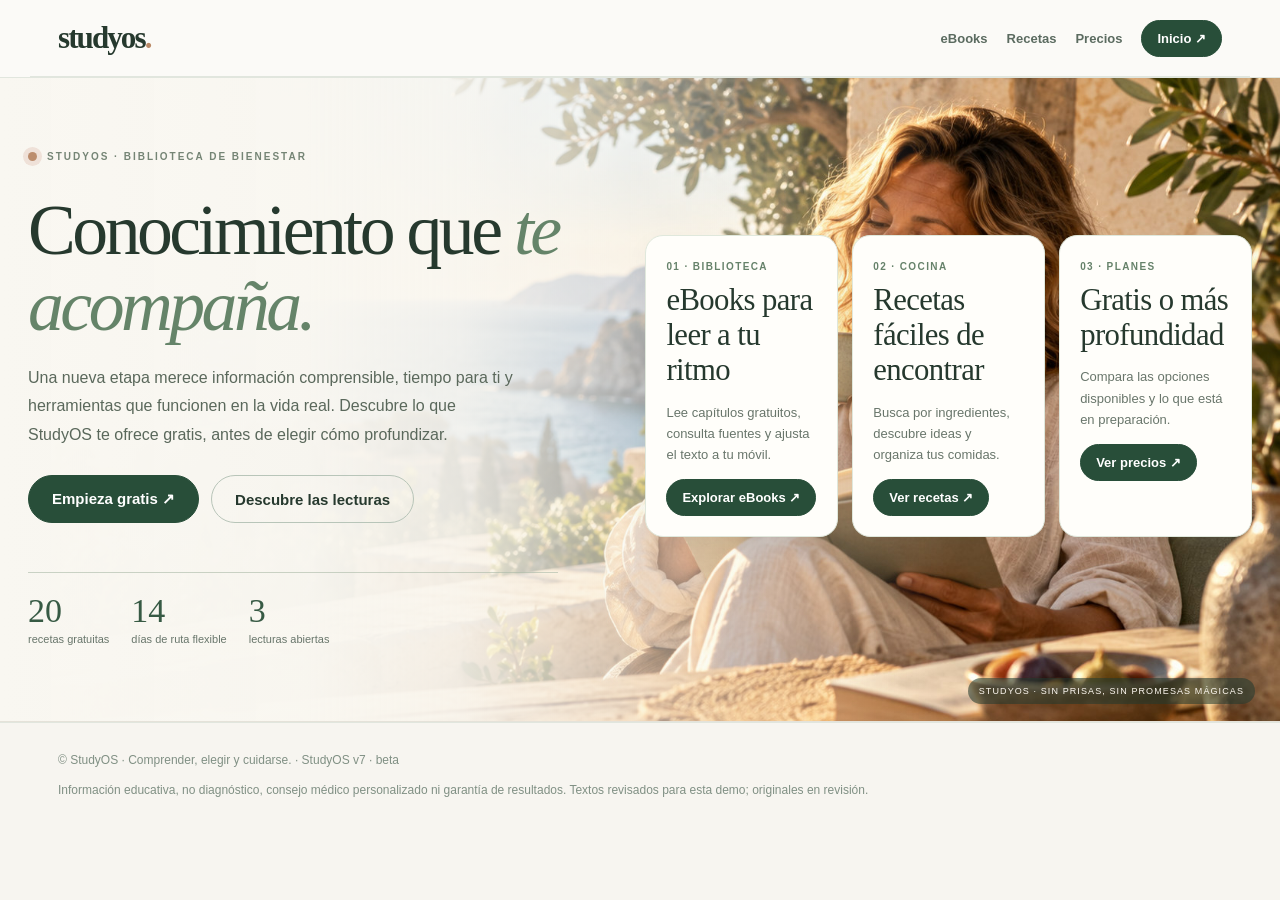
<file: index.html>
<!DOCTYPE html>

<html lang="es">
<head>
<meta charset="utf-8"/>
<meta content="width=device-width, initial-scale=1, viewport-fit=cover" name="viewport"/>
<meta content="#f7f5f0" name="theme-color"/>
<script>document.documentElement.classList.add("view-"+(["ebooks","recetas","precios"].includes(new URLSearchParams(location.search).get("vista"))?new URLSearchParams(location.search).get("vista"):"home"));</script>
<meta content="StudyOS: guía gratuita de 14 días, lecturas de bienestar basadas en fuentes, 20 recetas y planificador semanal." name="description"/>
<title>StudyOS — Tu bienestar, con conocimiento y herramientas</title>
<style>
:root{--ink:#22382e;--green:#315640;--green2:#567761;--sage:#8ea792;--cream:#f8f7f2;--paper:#fffefb;--mist:#eff2ea;--line:#e1e6de;--muted:#6b776d;--shadow:0 14px 35px rgba(31,54,40,.075);--orange:#c9845b}
*{box-sizing:border-box}html{scroll-behavior:smooth;scroll-padding-top:90px}body{margin:0;background:var(--cream);color:var(--ink);font-family:Inter,-apple-system,BlinkMacSystemFont,'Segoe UI',sans-serif;font-size:15px}button,input,select{font:inherit}button{cursor:pointer}button:disabled{cursor:not-allowed;opacity:.55}a{text-decoration:none;color:inherit}img{display:block;max-width:100%}h1,h2,h3,h4,p{overflow-wrap:break-word}h1,h2,.serif{font-family:Georgia,'Times New Roman',serif;font-weight:400}h2{font-size:clamp(32px,3.8vw,53px);letter-spacing:-1.4px;line-height:1.12;margin:13px 0 14px}.wrap{max-width:1220px;margin:auto;padding:0 28px}.eyebrow{font-size:11px;letter-spacing:2.4px;font-weight:800;color:#63826b;text-transform:uppercase}.lead{color:var(--muted);font-size:15px;line-height:1.75;max-width:680px}.muted{color:var(--muted)}.tiny{font-size:12px;line-height:1.65;color:#7d897f}.btn{appearance:none;border:1px solid var(--green);background:var(--green);color:#fff;padding:14px 23px;border-radius:100px;font-weight:700;display:inline-flex;align-items:center;justify-content:center;gap:9px;transition:transform .18s,box-shadow .18s;white-space:nowrap}.btn:hover{transform:translateY(-2px);box-shadow:0 8px 22px #31564026}.btn.secondary{border-color:#b8c5b9;background:transparent;color:var(--ink)}.btn.light{border-color:#e4eadd;background:#e4eadd;color:#294935}.btn.sm{padding:10px 15px;font-size:13px}.btn.ghost{background:transparent;color:var(--green);border-color:transparent}.header{height:79px;display:flex;align-items:center;justify-content:space-between;gap:20px;border-bottom:1px solid var(--line)}.brand{font-weight:850;font-size:27px;letter-spacing:-1.4px}.brand i{color:#87a88a;font-style:normal}.nav{display:flex;gap:25px;align-items:center;font-size:13px;font-weight:600;color:#5b6b60}.nav a:hover{color:#20392b}.head-band{border-bottom:1px solid var(--line);background:#fffefa}.hero{display:grid;grid-template-columns:1.14fr .86fr;gap:64px;align-items:center;padding:63px 0 82px}.hero h1{font-size:clamp(49px,5.7vw,78px);line-height:1.02;letter-spacing:-3px;margin:20px 0 25px}.hero h1 em{font-weight:400;color:#789c80}.hero p{max-width:540px;font-size:17px;color:#69766b;line-height:1.82}.hero-actions{display:flex;gap:12px;flex-wrap:wrap;margin-top:29px}.micro{font-size:12px;color:#929d94;margin-top:22px}.hero-photo{height:480px;border-radius:220px 220px 24px 24px;overflow:hidden;position:relative;background:#e9e1d5;box-shadow:var(--shadow)}.hero-photo>img{width:100%;height:100%;object-fit:cover;object-position:center 38%}.hero-sticker{position:absolute;bottom:22px;left:22px;right:22px;background:#fffffff0;backdrop-filter:blur(10px);border-radius:15px;padding:15px 18px;display:flex;justify-content:space-between;align-items:center;gap:14px;box-shadow:0 5px 24px #14241a14}.hero-sticker .mini{font-size:13px;line-height:1.5;color:#394f3f;max-width:225px}.hero-sticker b{font-size:17px;white-space:nowrap}.assurances{background:#edf2e9;border-block:1px solid #e1e9de}.assurance-list{padding:19px 0;display:flex;justify-content:space-between;gap:20px;flex-wrap:wrap;font-size:13px;color:#536b58}.assurance-list b{color:var(--ink)}.section{padding-top:83px;padding-bottom:90px}.section-heading{display:flex;align-items:end;justify-content:space-between;gap:20px;margin-bottom:32px}.section-heading .lead{margin-bottom:0}.pill-note{font-size:12px;background:#edf3e9;border:1px solid #d9e5d6;padding:9px 13px;border-radius:99px;color:#45624b;white-space:nowrap}.books{display:grid;grid-template-columns:repeat(3,minmax(0,1fr));gap:20px}.book{border-radius:19px;background:var(--paper);border:1px solid #e6e8e1;overflow:hidden;box-shadow:0 6px 24px #31422f08}.book-scene{height:286px;padding:25px;display:flex;align-items:center;justify-content:center}.book-scene.one{background:#e8eee3}.book-scene.two{background:#f4e7e0}.book-scene.three{background:#f0eedf}.book-scene img{max-height:243px;width:auto;box-shadow:11px 14px 23px #24312624;transform:rotate(-3deg);border-radius:3px}.book:nth-child(2) .book-scene img{transform:rotate(3deg)}.book:nth-child(3) .book-scene img{transform:rotate(-2deg)}.book-text{padding:23px 24px 25px}.tag{font-size:10px;font-weight:800;letter-spacing:1.4px;color:#66826a;text-transform:uppercase}.book h3{font-family:Georgia,serif;font-weight:400;font-size:27px;margin:9px 0}.book p{color:var(--muted);font-size:13px;line-height:1.68;min-height:69px}.book-actions{display:flex;align-items:center;gap:10px;flex-wrap:wrap;justify-content:space-between;margin-top:18px}.book-actions .btn{padding:9px 13px;font-size:12px}.book-actions .textlink{font-size:12px;color:var(--green);font-weight:750;text-decoration:underline;text-underline-offset:4px}.book-price{font-size:19px;font-weight:800;white-space:nowrap}.free-tools{background:#eef2e9;border-block:1px solid #e3eadf}.tool-intro{display:flex;gap:22px;justify-content:space-between;align-items:end}.tool-intro h2{margin-bottom:8px}.demo-label{display:inline-flex;gap:7px;align-items:center;border-radius:99px;background:#dfeade;padding:9px 13px;color:#42684b;font-weight:750;font-size:12px}.search-layout{display:grid;grid-template-columns:1fr auto;gap:25px;align-items:center;margin-top:30px}.searchbox{background:var(--paper);box-shadow:0 8px 22px #24442e12;border-radius:20px;border:1px solid #d5e0d3;padding:9px 9px 9px 19px;display:flex;align-items:center;gap:11px}.searchbox input{background:none;border:0;outline:none;flex:1;min-width:0;padding:11px 0;font-size:15px;color:var(--ink)}.filter-list{display:flex;flex-wrap:wrap;gap:8px;margin:18px 0 23px}.filter{border-radius:99px;border:1px solid #cbd9cc;background:#ffffff77;padding:9px 15px;font-size:12px;font-weight:650;color:#506b56}.filter.active{background:var(--green);color:#fff;border-color:var(--green)}.filter:focus-visible,.btn:focus-visible,a:focus-visible,select:focus-visible,input:focus-visible{outline:3px solid #dca67a;outline-offset:3px}.resultbar{font-size:12px;color:#6d7c70;display:flex;justify-content:space-between;align-items:center;margin:10px 0 19px;gap:10px}.resultbar button{background:none;border:0;text-decoration:underline;color:var(--green);font-weight:750}.recipes{display:grid;grid-template-columns:repeat(3,minmax(0,1fr));gap:18px}.recipe{border-radius:19px;background:var(--paper);overflow:hidden;border:1px solid #e2e9df;box-shadow:0 5px 22px #23372809;min-width:0}.recipe-picture{height:182px;position:relative;overflow:hidden;background:#dbe9da}.recipe-picture img{width:100%;height:100%;object-fit:cover;object-position:center;transition:transform .3s}.recipe:hover .recipe-picture img{transform:scale(1.045)}.fav{position:absolute;top:12px;right:12px;border:0;border-radius:100px;background:#fffef8e8;width:36px;height:36px;font-size:21px;color:var(--green)}.fav.selected{color:#b95750}.recipe-body{padding:19px}.recipe-body h3{font:400 23px/1.13 Georgia,serif;margin:0 0 10px;min-height:51px}.recipe-body p{font-size:12px;line-height:1.5;color:#748074;margin:0;min-height:33px}.recipe-foot{display:flex;align-items:center;gap:7px;flex-wrap:wrap;font-size:11px;color:#516d58;margin-top:16px}.recipe-foot .chip{padding:5px 9px;border-radius:99px;background:#eef2ea}.recipe-buttons{display:flex;gap:8px;margin-top:17px;flex-wrap:wrap}.recipe-buttons .btn{flex:1;padding:9px 10px;font-size:12px}.empty{grid-column:1/-1;padding:32px;border:1px dashed #bfcfc0;background:#fff8;border-radius:16px;color:#637365}.upbar{border:1px solid #d3e1d0;border-radius:17px;padding:22px 25px;display:flex;justify-content:space-between;align-items:center;gap:22px;background:#dae7d8;margin-top:27px}.upbar p{margin:5px 0 0;color:#54715a;font-size:13px;line-height:1.6}.planner-section{background:#fcfbf6}.planner-panel{border:1px solid #dce6da;border-radius:22px;background:#fff;box-shadow:var(--shadow);padding:22px}.planner-top{display:flex;gap:14px;flex-wrap:wrap;justify-content:space-between;align-items:center;margin-bottom:19px}.planner-top .planner-actions{display:flex;flex-wrap:wrap;gap:8px}.planner-table-wrap{width:100%;overflow-x:auto;scrollbar-color:#a8bda9 transparent}.planner-table{width:100%;min-width:920px;border-collapse:separate;border-spacing:5px;table-layout:fixed}.planner-table th{font-size:12px;color:#556b59;padding:10px 5px}.planner-table th:first-child{width:115px;text-align:left}.planner-table td{background:#f3f6f0;border-radius:10px;padding:4px;vertical-align:middle}.meal-header{font-size:12px;font-weight:750;color:#547058;background:transparent!important}.meal-slot{padding:6px 4px;border:1px solid transparent;border-radius:8px;min-height:91px;width:100%;display:flex;align-items:center;justify-content:center;flex-direction:column;gap:5px;background:none;color:var(--ink);font-size:11px;line-height:1.25;text-align:center}.meal-slot:hover{border-color:#a6bfa9;background:#fff}.meal-slot img{width:64px;height:45px;object-fit:cover;border-radius:6px}.meal-slot.empty-slot{font-size:25px;color:#8ba493}.mobile-planner{display:none}.shopping{margin-top:20px;border:1px solid #e4e9e1;border-radius:14px;padding:17px;background:#f7f9f5}.shopping summary{cursor:pointer;font-weight:750;color:var(--ink)}.shopping-inner{margin-top:15px}.shopping-grid{display:flex;gap:8px;flex-wrap:wrap}.shopping-item{border-radius:99px;background:white;border:1px solid #d9e4d9;padding:7px 11px;font-size:12px}.shopping-actions{display:flex;gap:8px;margin-top:16px}.mini-note{font-size:12px;color:#75847a;line-height:1.55}.pricing{display:grid;grid-template-columns:1fr 1fr;gap:22px}.price-card{border-radius:22px;background:#fff;border:1px solid var(--line);padding:34px;position:relative}.price-card.highlight{background:#284a36;color:white;border-color:#284a36}.price-card h3{font:400 35px Georgia,serif;margin:14px 0}.price-card p{font-size:14px;color:#788579;line-height:1.7}.price-card.highlight p,.price-card.highlight li{color:#d9e9da}.price-big{font-size:43px;font-weight:800;letter-spacing:-1.7px}.price-card ul{padding-left:19px;line-height:2.12;font-size:14px;min-height:145px}.price-card>.btn{width:100%}.price-card.highlight .btn{background:#e2eddc;color:#23452d;border-color:#e2eddc}.price-mini{font-size:12px;color:#69806c;margin-top:13px}.footer{border-top:1px solid var(--line);padding:30px 0 45px}.footer .wrap{font-size:12px;color:#809084;display:flex;justify-content:space-between;gap:16px;flex-wrap:wrap}.modal{position:fixed;inset:0;z-index:30;display:none;background:#15291fbd;padding:18px;align-items:center;justify-content:center;overflow-y:auto}.modal.open{display:flex}.modal-card{width:min(570px,100%);max-height:90vh;overflow-y:auto;border-radius:22px;background:#fffefa;position:relative;padding:30px;box-shadow:0 30px 75px #0003}.modal-card h3{font:400 35px/1.08 Georgia,serif;margin:12px 0}.modal-card h4{font:600 14px sans-serif;margin:19px 0 7px}.modal-card p,.modal-card li{font-size:14px;line-height:1.7;color:#647467}.modal-card .modal-cover{width:100%;height:185px;object-fit:cover;border-radius:12px;margin:12px 0}.modal-close{position:absolute;top:17px;right:18px;font-size:25px;border:0;background:none;color:#536c59}.modal-actions{margin-top:19px;display:flex;gap:10px;flex-wrap:wrap}.select-row{display:flex;gap:9px;margin:16px 0;flex-wrap:wrap}.select-row label{flex:1;min-width:145px;font-weight:650;font-size:12px;color:#42634a}.select-row select{display:block;margin-top:7px;width:100%;border:1px solid #cbdacb;border-radius:9px;padding:12px;background:white;color:var(--ink)}.notice{padding:15px;border-radius:12px;background:#fbefe4;color:#795b41;font-size:13px;line-height:1.6}.toast{position:fixed;bottom:22px;left:50%;transform:translateX(-50%) translateY(30px);opacity:0;z-index:40;pointer-events:none;background:#294b36;color:white;border-radius:99px;padding:12px 22px;font-size:13px;box-shadow:0 12px 22px #0003;transition:.2s}.toast.show{opacity:1;transform:translateX(-50%) translateY(0)}
@media(max-width:1000px){.hero{gap:29px}.hero-photo{height:410px}.recipes{grid-template-columns:repeat(2,minmax(0,1fr))}.nav{gap:16px}.nav a:not(.btn){font-size:12px}}
@media(max-width:780px){.hero{grid-template-columns:1fr;padding:46px 0 58px}.hero h1{max-width:650px}.hero-photo{height:420px;max-width:630px}.nav a:not(.btn){display:none}.books{grid-template-columns:repeat(2,minmax(0,1fr))}.section{padding-top:64px;padding-bottom:70px}.section-heading{display:block}.search-layout{grid-template-columns:1fr}.pricing{grid-template-columns:1fr}}
@media(max-width:580px){.wrap{padding:0 18px}.header{height:68px}.brand{font-size:24px}.nav .btn{padding:11px 14px;font-size:11px}.hero{padding-top:34px;gap:28px}.hero h1{font-size:clamp(45px,12vw,63px);letter-spacing:-2px}.hero p{font-size:15px}.hero-photo{height:350px}.hero-sticker{bottom:14px;left:14px;right:14px;padding:12px}.hero-sticker b{font-size:14px}.hero-sticker .mini{font-size:11px}.section h2{font-size:37px}.books,.recipes{grid-template-columns:1fr}.book-scene{height:250px}.book-scene img{max-height:205px}.recipe-picture{height:205px}.book-text{padding:22px}.tool-intro{display:block}.searchbox{padding-left:13px}.searchbox .btn{padding:11px 14px;font-size:12px}.upbar{display:block}.upbar .btn{margin-top:16px}.planner-panel{padding:15px}.planner-table-wrap{display:none}.mobile-planner{display:block}.day-tabs{display:flex;gap:6px;overflow-x:auto;padding-bottom:8px}.day-tab{padding:10px 12px;min-width:44px;border:1px solid #d6e3d6;background:#fff;border-radius:9px;font-size:12px;font-weight:700;color:#56705b}.day-tab.active{background:var(--green);color:white}.day-meals{display:grid;gap:9px;margin-top:12px}.day-meal{display:flex;align-items:center;gap:14px;padding:9px;border-radius:12px;border:1px solid #dee9dc;background:#f5f8f2;width:100%;text-align:left}.day-meal img{width:76px;height:65px;border-radius:8px;object-fit:cover}.day-meal strong{font-size:13px;display:block;margin:5px 0 3px}.day-meal span{font-size:11px;color:#6a806c}.day-meal .plus{margin-left:auto;font-size:25px;color:#78967c}.price-card{padding:26px}.modal-card{padding:22px}.modal-card h3{font-size:30px}}
@media(prefers-reduced-motion:reduce){html{scroll-behavior:auto}*,*:before,*:after{transition:none!important;animation:none!important}}
.more-recipes-wrap{text-align:center;margin:24px auto 14px}.more-recipes-wrap[hidden]{display:none}.more-recipes-wrap .tiny{margin:10px 0 0}.recipe-picture img{image-rendering:auto}.book-scene img{image-rendering:auto}

/* StudyOS 360 upgrades */
.intro360{padding-top:70px}.intro360 h2 em,#science-title em{font-style:italic;color:#789c80}.intro360-head{display:flex;justify-content:space-between;gap:30px;align-items:center}.small-stamp{display:inline-flex;align-items:center;border:1px solid #c8d6c7;background:#eff3ec;border-radius:100px;color:#496b52;padding:11px 18px;font-size:12px;font-weight:750;white-space:nowrap}.focus-grid{display:grid;grid-template-columns:repeat(4,minmax(0,1fr));gap:14px;margin:28px 0 20px}.focus-card{text-align:left;border:1px solid #dce5d9;background:white;border-radius:20px;padding:22px;display:flex;flex-direction:column;min-height:208px;gap:9px;color:var(--ink);box-shadow:var(--shadow);transition:transform .18s,border-color .18s}.focus-card:hover,.focus-card.selected{border-color:#6c9575;transform:translateY(-2px)}.focus-card b{font-size:18px}.focus-card small{line-height:1.55;color:var(--muted);font-size:12px;flex:1}.focus-card>span:last-child{font-size:13px;color:#365f44;font-weight:750}.focus-icon{font-family:Georgia,serif;font-size:32px;color:#648b70}.focus-result{background:#ecf2e9;border:1px solid #cbdcc9;border-radius:18px;padding:22px;margin:8px 0 25px;line-height:1.65}.focus-result[hidden]{display:none}.focus-result a{font-weight:750;text-decoration:underline;text-underline-offset:3px}.route-shell{border:1px solid #dce4da;background:#fffdf9;border-radius:24px;padding:31px;margin-top:27px;box-shadow:var(--shadow)}.route-head{display:flex;justify-content:space-between;align-items:center;gap:25px}.route-head h3{font-size:29px;font-family:Georgia,serif;font-weight:400;margin:10px 0}.route-head p{line-height:1.6;color:#66786b;max-width:680px;font-size:14px}.route-progress{background:#eef3ec;border-radius:16px;padding:18px 20px;min-width:180px;display:flex;flex-direction:column;gap:5px}.route-progress strong{font-size:27px}.route-progress span{font-size:12px;color:#65786b}.progress-bar{height:7px;background:#d4e2d3;border-radius:30px;margin-top:6px;overflow:hidden}.progress-bar i{display:block;height:100%;background:#4e7f5d;transition:width .35s}.phase-tabs{display:flex;gap:8px;border-bottom:1px solid #dee6dc;padding-bottom:16px;margin:22px 0 18px;flex-wrap:wrap}.phase-tab{border:1px solid #d9e5d6;background:white;color:#4f6656;border-radius:100px;padding:12px 16px;font-size:13px}.phase-tab.active{background:#315640;color:white;border-color:#315640}.route-days{display:grid;grid-template-columns:repeat(2,minmax(0,1fr));gap:10px}.day-card{border:1px solid #e1e8de;border-radius:14px;padding:17px;display:flex;gap:12px;align-items:flex-start;background:#fff}.day-card.done{background:#f0f5ec;border-color:#adc6ad}.day-card .day-label{color:#60866b;font-size:11px;letter-spacing:1px;font-weight:800;text-transform:uppercase}.day-card b{font-size:14px}.day-card p{margin:7px 0 0;font-size:12px;line-height:1.55;color:#718073}.day-card input{width:21px;height:21px;accent-color:#3e6d4b;flex:0 0 auto;margin-top:4px;cursor:pointer}.route-bottom{display:flex;justify-content:space-between;gap:18px;align-items:center;margin-top:16px;font-size:12px;color:#6d786e}.plain-link{border:0;background:none;text-decoration:underline;color:#315640;cursor:pointer;font-size:12px}.reader-banner{margin-top:25px;background:#eef3e9;border:1px solid #d2ded0;border-radius:19px;padding:23px 25px;display:flex;gap:18px;align-items:center}.reader-banner p{margin:7px 0 0;color:#607565;font-size:13px;line-height:1.6}.reader-spark{font-size:30px;color:#678a6b}.reader-banner .btn{flex-shrink:0}.science-grid{display:grid;grid-template-columns:repeat(4,minmax(0,1fr));gap:13px;margin:32px 0 22px}.science-card{background:#fff;border:1px solid #e3e9df;border-radius:18px;padding:23px;box-shadow:var(--shadow);display:flex;flex-direction:column}.science-card h3{font-size:19px;font-family:Georgia,serif;font-weight:500;line-height:1.25;margin:18px 0 10px}.science-card p{font-size:13px;line-height:1.73;color:#657368;flex:1}.science-card a{font-size:12px;font-weight:750;color:#335e42;text-decoration:underline;text-underline-offset:3px}.science-mark{font-size:10px;font-weight:800;text-transform:uppercase;letter-spacing:.5px;align-self:flex-start;border-radius:50px;padding:8px 10px}.science-mark.solid{background:#e1ecdf;color:#365e42}.science-mark.mixed{background:#f6eddf;color:#956e3c}.science-mark.caution{background:#f8e8e2;color:#995f49}.clinical-note{background:#f8f2ea;border-radius:15px;padding:20px 22px;line-height:1.7;font-size:14px}.clinical-note a{color:#315640;text-decoration:underline}.experience-layout{display:grid;grid-template-columns:280px 1fr;gap:16px;margin:26px 0}.experience-tabs{border-radius:19px;background:#ebf0e8;padding:12px;display:flex;flex-direction:column;gap:9px}.experience-tab{background:transparent;border:1px solid transparent;border-radius:13px;padding:16px;text-align:left;color:#546859;font-weight:700}.experience-tab.active{background:white;border-color:#cedcc9;color:#274a35;box-shadow:0 6px 15px #35533b11}.experience-screen{border:1px solid #dce6d8;border-radius:19px;min-height:300px;padding:29px;background:linear-gradient(125deg,#fcfdf9,#eef4eb)}.experience-screen .screen-flag{font-size:11px;text-transform:uppercase;letter-spacing:1.5px;font-weight:800;color:#698775}.experience-screen h3{font-size:30px;font-family:Georgia,serif;font-weight:400;margin:12px 0}.experience-screen p{line-height:1.7;color:#596e5f;max-width:560px}.screen-tiles{display:flex;gap:10px;flex-wrap:wrap;margin-top:24px}.screen-tiles span{background:white;border:1px solid #dce8d9;border-radius:12px;padding:13px;font-size:13px;font-weight:650}.outcomes{display:grid;grid-template-columns:repeat(3,1fr);gap:14px}.outcomes>div{background:#f0f2eb;border-radius:17px;padding:21px;display:flex;flex-direction:column;gap:10px}.outcomes b{font-size:17px}.outcomes span:last-child{font-size:13px;line-height:1.65;color:#67736c}.outcome-n{color:#819d83;font-family:Georgia,serif;font-size:23px}@media(max-width:900px){.focus-grid,.science-grid{grid-template-columns:repeat(2,minmax(0,1fr))}.experience-layout{grid-template-columns:1fr}.experience-tabs{display:grid;grid-template-columns:repeat(2,1fr)}}@media(max-width:600px){.intro360{padding-top:50px}.intro360-head,.route-head{align-items:flex-start;flex-direction:column}.focus-grid,.science-grid,.route-days,.outcomes{grid-template-columns:1fr}.focus-card{min-height:unset}.route-shell{padding:19px}.route-progress{width:100%}.route-bottom{align-items:flex-start;flex-direction:column}.reader-banner{flex-wrap:wrap}.reader-banner .btn{width:100%}.experience-tabs{grid-template-columns:1fr 1fr;gap:5px}.experience-tab{font-size:12px;padding:12px}.experience-screen{padding:20px}.experience-screen h3{font-size:25px}.small-stamp{white-space:normal}}@media(prefers-reduced-motion:reduce){*,*:before,*:after{transition:none!important;scroll-behavior:auto!important}}

.mobile-dock{display:none}@media(max-width:600px){body{padding-bottom:65px}.mobile-dock{display:flex;position:fixed;bottom:0;left:0;right:0;z-index:60;justify-content:space-around;align-items:center;gap:2px;padding:9px 8px calc(10px + env(safe-area-inset-bottom));background:#fffefaeb;backdrop-filter:blur(12px);border-top:1px solid #d6dfd3;box-shadow:0 -8px 23px #1d342014}.mobile-dock a{font-size:11px;font-weight:740;color:#43634a;display:flex;flex-direction:column;align-items:center;gap:3px;min-width:56px}.mobile-dock a span{font-size:19px;line-height:1.15}}

/* === StudyOS V5 · art direction === */
:root{--cream:#f7f5f0;--ink:#26392e;--green:#284e39;--green2:#5f7863;--paper:#fffdf9}
.head-band{position:sticky;top:0;z-index:65;background:#fbfaf7f2;backdrop-filter:blur(18px)}
.brand{font-family:Georgia,serif;font-size:31px;font-weight:700;letter-spacing:-1.9px}.brand i{color:#ba8967}
.header{height:77px}.nav{gap:19px}.nav a:not(.btn){transition:color .2s}.nav a:not(.btn):hover{color:#b07550}
.hero-v5{grid-template-columns:1.02fr .98fr;gap:45px;align-items:center;padding-top:52px;padding-bottom:76px;position:relative}
.hero-v5:before{content:"";position:absolute;width:280px;height:280px;background:#eadccb6e;filter:blur(70px);border-radius:50%;left:-145px;top:35px;pointer-events:none}
.hero-kicker{display:flex;align-items:center;gap:10px;letter-spacing:2px;font-size:10px;font-weight:850;color:#758575}.hero-kicker-dot{width:9px;height:9px;border-radius:50%;background:#bc8d6d;box-shadow:0 0 0 5px #efe1d8}
.hero-v5 h1{font-size:clamp(53px,5.9vw,83px);line-height:1.025;letter-spacing:-3.5px;margin:25px 0 19px}.hero-v5 h1 em,.pricing-v5 h2 em,.read-promise h2 em{font-weight:400;color:#76957c}
.hero-v5 p{font-size:16px;line-height:1.85;max-width:525px}.hero-v5 .hero-actions{margin-top:24px}.hero-micro-v5{display:flex;flex-wrap:wrap;gap:10px 18px;margin-top:23px;font-size:11px;color:#697f6e}.hero-micro-v5 span::first-letter{color:#b68969}
.hero-note-v5{display:flex;align-items:center;gap:15px;margin-top:29px;max-width:500px;border-top:1px solid #dddcd3;padding-top:19px;color:#68776a;font-size:12px;line-height:1.7}.hero-note-v5 strong{font-size:13px;color:#354e3b}.hero-note-icon{font:54px/1 Georgia,serif;color:#ba926e}
.hero-visual-v5{height:550px;position:relative;isolation:isolate}.hero-photo-v5{position:absolute;inset:25px 8px 0 24px;width:auto;height:auto;border-radius:200px 200px 20px 20px;border:9px solid #faf9f5;background:#e0ded1;box-shadow:0 24px 55px #2e493b20}.hero-photo-v5>img{object-fit:cover;object-position:65% center;width:100%;height:100%;border-radius:inherit}
.hero-float-v5{position:absolute;left:-17px;bottom:30px;z-index:3;padding:20px 24px 23px;background:#fffcf3f5;box-shadow:0 14px 40px #2f44331b;border:1px solid #e8e2d4;border-radius:16px;min-width:193px;transform:rotate(-3deg)}.hero-float-v5 span{font-size:9px;letter-spacing:2px;color:#82907c;font-weight:800}.hero-float-v5 strong{display:block;font:normal 26px/1.12 Georgia,serif;color:#294334;margin-top:13px}
.hero-seal-v5{position:absolute;right:-18px;top:8px;z-index:4;width:112px;height:112px;background:#c98a65;border-radius:50%;display:flex;flex-direction:column;align-items:center;justify-content:center;color:#fff7ec;font-family:Georgia,serif;font-size:25px;transform:rotate(9deg);box-shadow:0 14px 35px #463b2925}.hero-seal-v5 small{text-align:center;font:700 10px/1.4 Lato,'Segoe UI',sans-serif;letter-spacing:.2px}
.section{padding-block:74px 84px}.book{transition:transform .2s,box-shadow .2s}.book:hover{transform:translateY(-4px);box-shadow:0 14px 30px #36554210}
.read-promise{display:grid;grid-template-columns:1.14fr .86fr;gap:65px;align-items:center}.read-promise h2{font-size:clamp(35px,4vw,52px)}.read-proof{display:flex;gap:15px;align-items:flex-start;padding:14px 0;border-bottom:1px solid #dfe3db}.read-proof b{color:#a87b61;font:italic 22px Georgia,serif}.read-proof span{display:flex;flex-direction:column;gap:3px}.read-proof strong{font-size:14px}.read-proof small{font-size:12px;color:#728073;line-height:1.6}.read-promise-left>.btn{margin-top:22px}.read-promise-right{padding:27px 10px 20px;background:#e9eee5;border-radius:180px 180px 24px 24px;min-height:410px;position:relative}.page-demo{max-width:305px;margin:auto;background:#fffefa;padding:33px 30px 24px;box-shadow:0 14px 34px #34463720;border-radius:8px;transform:rotate(2deg);min-height:348px}.page-demo-small{font-size:9px;letter-spacing:1.7px;color:#8ba08c;font-weight:800}.page-demo-title{font:normal 31px/1.1 Georgia,serif;margin:28px 0 14px}.page-demo p{font:13px/1.65 Georgia,serif;color:#58695d}.demo-rule{width:30px;height:2px;background:#b58c74;margin:19px 0}.demo-lines{display:flex;flex-direction:column;gap:10px}.demo-lines span{height:8px;border-radius:20px;background:#dfe8dd;width:100%}.demo-lines span:nth-child(2){width:88%}.demo-lines span:nth-child(4){width:60%}.page-demo-bottom{display:flex;justify-content:space-between;margin-top:23px;font-size:11px;color:#57725e}.page-demo-label{text-align:center;font-size:11px;color:#56735a;margin:25px 0 0}
.pricing-v5{padding-top:92px;padding-bottom:100px}.upgrade-steps{display:grid;grid-template-columns:repeat(3,1fr);gap:14px;margin-bottom:24px}.upgrade-steps>div{border:1px solid #dfe6db;background:#fdfbf6;padding:20px;border-radius:15px;display:flex;flex-direction:column;gap:8px}.upgrade-steps span{font:italic 23px Georgia,serif;color:#b68a6d}.upgrade-steps strong{font-size:16px}.upgrade-steps small{color:#6b7b6e;font-size:12px;line-height:1.6}.pricing-v5-grid{grid-template-columns:repeat(3,minmax(0,1fr));align-items:stretch}.pricing-v5-grid .price-card{display:flex;flex-direction:column;gap:0}.pricing-v5-grid .price-card .btn{margin-top:auto}.pricing-v5-grid .price-card ul{margin-bottom:26px}.pricing-v5-grid .price-card .price-mini{margin-top:15px}.period{font-size:12px;font-weight:500}
@media(max-width:1050px){.nav{gap:11px}.hero-v5{gap:15px}.hero-v5 h1{font-size:60px}.hero-visual-v5{height:500px}.pricing-v5-grid{gap:12px}.pricing-v5-grid .price-card{padding:20px}.read-promise{gap:20px}}
@media(max-width:800px){.hero-v5{grid-template-columns:1fr;padding-top:34px;gap:13px}.hero-v5 h1{font-size:clamp(49px,10vw,74px)}.hero-v5 p{font-size:15px}.hero-visual-v5{height:440px;max-width:620px;width:100%;margin:auto}.hero-photo-v5{inset:15px 18px 0 18px}.hero-float-v5{left:7px;bottom:19px}.hero-seal-v5{right:1px}.read-promise{grid-template-columns:1fr}.read-promise-right{min-height:390px}.upgrade-steps{grid-template-columns:1fr 1fr}.pricing-v5-grid{grid-template-columns:1fr 1fr}}
@media(max-width:600px){.hero-v5{padding-top:34px;padding-bottom:45px}.hero-v5 h1{font-size:49px;letter-spacing:-2.4px;margin:18px 0 15px}.hero-micro-v5{gap:8px 13px}.hero-note-v5{margin-top:20px}.hero-visual-v5{height:355px}.hero-photo-v5{inset:18px 12px 0 12px;border-radius:145px 145px 18px 18px;border-width:6px}.hero-photo-v5>img{object-position:66% 50%}.hero-float-v5{left:2px;bottom:9px;min-width:160px;padding:13px 15px}.hero-float-v5 strong{font-size:21px;margin-top:7px}.hero-seal-v5{width:83px;height:83px;font-size:19px}.hero-seal-v5 small{font-size:8px}.upgrade-steps,.pricing-v5-grid{grid-template-columns:1fr}.read-promise-right{min-height:365px}.page-demo{max-width:288px;padding:25px 25px;min-height:316px}.page-demo-title{font-size:28px}.section{padding-block:55px 65px}}

/* StudyOS V5 · portada editorial panorámica y comparativa de acceso */
.hero-editorial{position:relative;isolation:isolate;min-height:605px;display:flex;align-items:center;background:#f5eee5;overflow:hidden;border-bottom:1px solid #e5e2d9}
.hero-editorial:before{content:"";position:absolute;inset:0;z-index:-2;background-image:linear-gradient(90deg,#f9f7f1 0%,rgba(249,247,241,.99) 24%,rgba(249,247,241,.90) 36%,rgba(249,247,241,.35) 57%,rgba(249,247,241,0) 74%),url('hero-editorial.jpg');background-position:center center;background-size:cover;}
.hero-editorial-inner{width:100%;padding-top:73px;padding-bottom:76px}.hero-editorial-copy{max-width:625px}.hero-editorial h1{font-family:Georgia,'Times New Roman',serif;font-size:clamp(52px,5.6vw,82px);line-height:1.06;letter-spacing:-3.5px;margin:30px 0 20px;font-weight:400}.hero-editorial h1 em{color:#658469;font-weight:400}
.hero-editorial-copy>p{font-size:16px;line-height:1.78;color:#5a685b;max-width:492px}.hero-editorial .hero-actions{margin-top:26px}.hero-editorial-counts{display:grid;grid-template-columns:repeat(3,max-content);gap:22px;margin-top:49px;padding-top:21px;border-top:1px solid #acbaa99c;max-width:530px}.hero-editorial-counts>div{display:flex;flex-direction:column;gap:5px}.hero-editorial-counts b{font:normal 34px/1 Georgia,serif;color:#375a44}.hero-editorial-counts span{font-size:11px;color:#68766b}.hero-credit{position:absolute;right:25px;bottom:17px;font-size:9px;color:#fffaf2;background:#22392f8f;padding:8px 11px;letter-spacing:1.1px;border-radius:100px}
.preview-badge{font-size:11px;color:#41634a;line-height:1.7;background:#eef3eb;border-radius:8px;padding:9px 11px;margin-top:4px}.preview-badge span{color:#748275}.book p{min-height:0}.book-scene img{max-height:250px}
.compare-wrap{background:#fffefa;border:1px solid #e1e7dd;border-radius:19px;padding:30px;margin-top:26px;box-shadow:0 6px 25px #253c2a09}.compare-wrap h3{font:normal 32px/1.2 Georgia,serif;margin:0 0 20px}.compare-scroll{overflow-x:auto}.compare-table{width:100%;border-collapse:collapse;min-width:620px;font-size:13px}.compare-table th,.compare-table td{padding:15px 17px;text-align:left;border-bottom:1px solid #e4eade}.compare-table thead{background:#e9f0e7}.compare-table thead th{color:#2e513b}.compare-table th:first-child{width:44%}.compare-table td{text-align:center;color:#315b3e;font-weight:800}.compare-table small{display:block;color:#789078;font-weight:500;padding-top:5px}.compare-wrap p{max-width:900px;margin:20px 0 0;color:#637167;font-size:13px;line-height:1.8}
@media(max-width:850px){.hero-editorial{min-height:555px}.hero-editorial:before{background-image:linear-gradient(90deg,#f9f7f1 0%,rgba(249,247,241,.95) 36%,rgba(249,247,241,.54) 69%,rgba(249,247,241,.1) 100%),url('hero-editorial.jpg');background-position:52% center}.hero-editorial h1{font-size:58px}.hero-editorial-copy{max-width:520px}}
@media(max-width:600px){.hero-editorial{display:block;min-height:0;background:#fbf8f1}.hero-editorial:before{position:relative;display:block;z-index:0;height:265px;width:100%;background:url('hero-editorial.jpg') 69% 42%/cover no-repeat}.hero-editorial-inner{padding-top:28px;padding-bottom:38px}.hero-editorial-copy{max-width:none}.hero-editorial h1{font-size:clamp(43px,11vw,55px);letter-spacing:-2.0px;line-height:1.08;margin:16px 0 15px}.hero-editorial-copy>p{font-size:14px}.hero-editorial-counts{gap:10px;grid-template-columns:repeat(3,1fr);margin-top:26px;padding-top:17px}.hero-editorial-counts b{font-size:29px}.hero-editorial-counts span{font-size:10px;line-height:1.3}.hero-credit{top:232px;bottom:auto;right:8px;font-size:7px}.compare-wrap{padding:18px 13px}.compare-wrap h3{font-size:26px}}

/* V6 · Premium upgrade modal */
.modal-card.upgrade-mode{width:min(860px,100%);padding:27px 30px 28px;background:linear-gradient(155deg,#fffefb 0%,#f7f8f2 100%);border:1px solid #e1e8df}
.upgrade-mode #modal-label{color:#6f8d75;font-size:10px;letter-spacing:2px;font-weight:850;margin-top:5px}
.upgrade-mode #modal-title{font-family:Georgia,serif;font-size:clamp(28px,3.5vw,42px);letter-spacing:-.9px;max-width:700px;margin:10px 35px 7px 0}
.upgrade-caption{font-size:13px;color:#6a7b6f;line-height:1.65;max-width:665px;margin:0 0 16px}
.upgrade-tabs{display:flex;gap:7px;flex-wrap:wrap;margin:18px 0 19px;align-items:center}
.upgrade-tab{border:1px solid #d6e0d5;border-radius:999px;background:#fff;color:#496451;padding:10px 13px;font-size:12px;font-weight:750;transition:background .2s}
.upgrade-tab.active{background:#315640;color:#fff;border-color:#315640}
.upgrade-grid{display:grid;grid-template-columns:minmax(190px,.84fr) minmax(0,1.3fr);gap:21px;align-items:stretch}
.upgrade-art{min-height:290px;background:#e9eee7;border:1px solid #e0e7db;border-radius:17px;display:flex;flex-direction:column;align-items:center;justify-content:center;padding:18px;overflow:hidden}
.upgrade-art img{max-height:240px;max-width:77%;width:auto;filter:drop-shadow(10px 12px 12px #223b302b);object-fit:contain}
.upgrade-art .premium-symbol{font-family:Georgia,serif;font-size:80px;line-height:1;color:#4e7b5d}
.upgrade-art span:last-child{font-size:11px;letter-spacing:1.2px;text-transform:uppercase;font-weight:800;color:#65856c;text-align:center;margin-top:18px}
.upgrade-detail{border:1px solid #e3e9df;border-radius:17px;background:#fff;padding:20px 21px;display:flex;flex-direction:column}
.upgrade-status{font-size:10px;letter-spacing:1px;color:#557b60;font-weight:850;text-transform:uppercase}
.upgrade-value{display:flex;gap:9px;align-items:baseline;margin:10px 0 6px}
.upgrade-value strong{font-size:32px;color:#294a35;font-weight:850;letter-spacing:-1px}
.upgrade-value small{font-size:11px;color:#829087}
.upgrade-detail p{margin:0 0 7px;font-size:13px;line-height:1.55}
.upgrade-features{list-style:none;padding:0!important;margin:12px 0 13px!important;display:grid;gap:8px}
.upgrade-features li{font-size:12px!important;line-height:1.5!important;display:flex;gap:8px;align-items:start;color:#455d4c!important}
.upgrade-features li::before{content:'✓';font-weight:900;color:#438258}
.upgrade-note{background:#f2f5ee;padding:11px 13px;border-radius:10px;font-size:11px!important;line-height:1.6!important;color:#65786a!important;margin:auto 0 0!important}
.upgrade-bottom{margin-top:17px;display:flex;align-items:center;justify-content:space-between;gap:10px;flex-wrap:wrap}
.upgrade-bottom .btn{padding:12px 18px;font-size:12px}
.upgrade-free{color:#43684c;text-decoration:underline;text-underline-offset:3px;font-size:12px;font-weight:750}
.upgrade-pending{display:inline-flex;align-items:center;gap:8px;border:1px solid #e4d9c5;background:#fcf7ee;color:#8c7448;border-radius:100px;font-size:11px;font-weight:750;padding:8px 11px}
.upgrade-info{font-size:11px;color:#718276;line-height:1.5;margin-top:13px}
@media(max-width:680px){.modal-card.upgrade-mode{padding:22px 15px 18px;max-height:93vh}.upgrade-tabs{gap:5px}.upgrade-tab{font-size:11px;padding:9px 10px}.upgrade-grid{grid-template-columns:1fr;gap:10px}.upgrade-art{min-height:unset;padding:15px;flex-direction:row;gap:15px}.upgrade-art img{max-height:115px;max-width:30%}.upgrade-art .premium-symbol{font-size:46px}.upgrade-art span:last-child{margin-top:0;font-size:10px}.upgrade-detail{padding:15px}.upgrade-bottom{align-items:stretch}.upgrade-bottom .btn{width:100%}.upgrade-value strong{font-size:29px}}

/* V6 final - capas correctas y ancho de pantalla en móvil */
.modal{z-index:600!important}.toast{z-index:610!important}
@media(max-width:900px){.search-layout{grid-template-columns:minmax(0,1fr)!important;min-width:0!important}.search-layout>*{max-width:100%!important;min-width:0!important}.searchbox{width:100%;min-width:0!important}.searchbox input{min-width:0!important;width:100%}}
@media(max-width:600px){.search-layout>a,.reader-banner .btn{max-width:100%!important;white-space:normal!important;text-align:center}.modal-card.upgrade-mode{max-height:calc(100dvh - 28px);scrollbar-width:thin}.upgrade-mode #modal-title{font-size:29px}.upgrade-mode .upgrade-bottom{padding-bottom:12px}}
html,body{max-width:100%;overflow-x:clip}

/* Mobile-first: the home page is a directory; navigation opens focused views. */
.home-categories{display:grid;grid-template-columns:repeat(3,minmax(0,1fr));gap:14px;margin:0 auto 28px;padding:0 28px;max-width:1220px}
.home-category{background:#fffefa;border:1px solid #e0e8dc;border-radius:18px;padding:20px;box-shadow:0 7px 24px #243c2c0a}
.home-category>span{font-size:10px;letter-spacing:1.4px;font-weight:800;color:#66826a}
.home-category h2{font-size:clamp(23px,2.4vw,31px);letter-spacing:-.6px;line-height:1.15;margin:10px 0}
.home-category p{font-size:13px;line-height:1.65;color:#69766b;min-height:64px}
.home-category .btn{white-space:normal;text-align:center}
html.view-home main>section:not(#inicio),html.view-home main>.assurances{display:none!important}
html.view-ebooks main>* ,html.view-recetas main>*,html.view-precios main>*{display:none!important}
html.view-ebooks main>#biblioteca,html.view-recetas main>#recetas,html.view-precios main>#precios{display:block!important}
html.view-recetas main>#planificador,html.view-recetas main>.planner-section{display:block!important}
html.view-ebooks .mobile-dock a[href*="vista=ebooks"],html.view-recetas .mobile-dock a[href*="vista=recetas"],html.view-precios .mobile-dock a[href*="vista=precios"],html.view-home .mobile-dock a[href="index.html"]{background:#e2ecdf;color:#294935}
@media(max-width:760px){.home-categories{grid-template-columns:1fr;padding:0 16px;gap:12px;margin-top:8px}.home-category{padding:18px}.home-category p{min-height:0;margin-bottom:15px}.hero-editorial{padding-bottom:25px}.hero-editorial-inner{padding-bottom:24px}.hero-editorial-copy h1{font-size:clamp(39px,11vw,56px);letter-spacing:-1.8px}.home-category .btn{width:100%}.mobile-dock{z-index:50}}

/* Compact mobile layout: reduce oversized cards and improve information density. */
@media(max-width:600px){
  .wrap{padding-left:18px;padding-right:18px}
  .section{padding-top:38px;padding-bottom:42px}
  h2{font-size:clamp(27px,7vw,35px);letter-spacing:-.7px}
  .hero-editorial{min-height:0}
  .hero-editorial-inner{padding-top:38px;padding-bottom:24px}
  .hero-editorial-copy h1{font-size:clamp(38px,10vw,49px);line-height:1.04;margin:13px 0 16px}
  .hero-editorial-copy>p{font-size:15px;line-height:1.6}
  .hero-editorial-counts{margin-top:18px;gap:12px}
  .home-categories{gap:9px;padding:0 16px;margin-bottom:18px}
  .home-category{padding:14px 15px;border-radius:15px}
  .home-category>span{font-size:9px}
  .home-category h2{font-size:23px;line-height:1.12;margin:7px 0}
  .home-category p{font-size:12px;line-height:1.5;margin:0 0 11px}
  .home-category .btn{padding:10px 13px;font-size:12px;min-height:40px}
  .section-heading{align-items:flex-start;margin-bottom:19px;gap:10px}
  .section-heading h2{font-size:30px;margin:8px 0}
  .section-heading .lead,.lead{font-size:13px;line-height:1.6}
  .books{grid-template-columns:repeat(2,minmax(0,1fr));gap:11px}
  .book{border-radius:14px}
  .book-scene{height:145px;padding:12px}
  .book-scene img{max-height:125px;max-width:85%}
  .book-text{padding:13px}
  .book h3{font-size:20px;line-height:1.12;margin:7px 0}
  .book p{font-size:11px;line-height:1.5;min-height:0}
  .preview-badge{font-size:10px;line-height:1.4}
  .book-actions{gap:7px;margin-top:12px}
  .book-actions .btn{font-size:11px;padding:8px 10px}
  .book-price{font-size:15px}
  .search-layout{gap:12px;margin-top:18px}
  .searchbox{padding:6px 7px 6px 12px;border-radius:14px}
  .searchbox input{font-size:13px;padding:8px 0}
  .filter-list{gap:6px;margin:12px 0 16px}
  .filter{font-size:11px;padding:7px 10px}
  .recipes{grid-template-columns:repeat(2,minmax(0,1fr));gap:10px}
  .recipe{border-radius:14px}
  .recipe-picture{height:125px}
  .fav{width:30px;height:30px;top:7px;right:7px;font-size:18px}
  .recipe-body{padding:12px}
  .recipe-body h3{font-size:17px;line-height:1.15;min-height:0;margin-bottom:7px}
  .recipe-body p{font-size:11px;line-height:1.4;min-height:0}
  .recipe-foot{gap:5px;font-size:10px;margin-top:10px}
  .recipe-foot .chip{padding:4px 7px}
  .recipe-buttons{gap:6px;margin-top:11px}
  .recipe-buttons .btn{font-size:11px;padding:8px 6px;min-width:0;white-space:normal}
  .upbar{padding:14px;border-radius:13px;margin-top:17px;gap:12px}
  .planner-panel{padding:13px;border-radius:15px}
  .planner-top{margin-bottom:12px}
  .pricing{gap:12px}
  .pricing-v5-grid{grid-template-columns:1fr}
  .price-card{padding:21px;border-radius:17px}
  .price-card h3{font-size:27px;margin:9px 0}
  .price-big{font-size:36px;letter-spacing:-1px}
  .price-card p{font-size:13px;line-height:1.55;margin:9px 0}
  .price-card ul{font-size:12px;line-height:1.7;min-height:0;margin:13px 0 18px}
  .price-card>.btn{padding:12px 15px}
  .upgrade-steps{grid-template-columns:1fr;gap:8px;margin-bottom:18px}
  .upgrade-steps>div{display:grid;grid-template-columns:28px 1fr;column-gap:9px;align-items:start;padding:12px 13px;border-radius:13px}
  .upgrade-steps>div>span{grid-row:span 2;font-size:17px}
  .upgrade-steps strong{font-size:14px}
  .upgrade-steps small{font-size:11px;line-height:1.45;margin-top:3px}
  .pricing-v5>.lead{margin-bottom:18px!important}
  .footer{padding:22px 0 25px}
  .footer .wrap{font-size:10px;line-height:1.5;gap:8px}
  .mobile-dock{padding-top:6px;padding-bottom:calc(7px + env(safe-area-inset-bottom))}
  .mobile-dock a{font-size:10px;gap:2px}
  .mobile-dock a span{font-size:18px}
}
@media(max-width:390px){
  .books,.recipes{grid-template-columns:1fr}
  .book-scene{height:175px}
  .book-scene img{max-height:150px}
  .recipe-picture{height:165px}
  .book-actions .textlink{font-size:11px}
}

/* Review fixes: keep compact grids usable on narrow phones and avoid overflow. */
@media(max-width:390px){
  .recipes{grid-template-columns:repeat(2,minmax(0,1fr))}
  .recipe-picture{height:105px}
  .recipe-body{padding:9px}
  .recipe-body h3{font-size:15px;overflow-wrap:anywhere}
  .recipe-body p{overflow-wrap:anywhere}
  .recipe-foot{align-items:flex-start}
  .recipe-foot .chip{font-size:9px;padding:4px 6px}
  .recipe-buttons{flex-direction:column}
  .recipe-buttons .btn{width:100%;font-size:11px}
  .books{grid-template-columns:repeat(2,minmax(0,1fr))}
  .book-scene{height:125px}
  .book-scene img{max-height:108px}
  .book-text{padding:10px}
  .book h3{font-size:17px;overflow-wrap:anywhere}
  .book-actions{flex-direction:column}
  .book-actions .btn{width:100%}
}
@media(max-width:350px){
  .recipes,.books{grid-template-columns:1fr}
  .recipe-picture{height:150px}
  .book-scene{height:165px}
}

/* Product-first presentation: pricing is reserved for the pricing section. */
.book-actions{display:flex;gap:8px;align-items:center;margin-top:16px}
.book-actions .btn{width:100%;min-height:42px}
@media(max-width:600px){.book-actions{margin-top:12px}.book-actions .btn{padding:10px 8px;font-size:11px}}
</style>
</head>
<body>
<div class="head-band"><header class="wrap header">
<a aria-label="StudyOS, inicio" class="brand" href="#inicio">studyos<i>.</i></a>
<nav aria-label="Navegación principal" class="nav"><a href="index.html?vista=ebooks">eBooks</a><a href="index.html?vista=recetas">Recetas</a><a href="index.html?vista=precios">Precios</a><a class="btn sm" href="index.html">Inicio ↗</a></nav>
</header></div>
<main>
<section aria-labelledby="hero-title" class="hero-editorial" id="inicio">
<div class="hero-editorial-inner wrap">
<div class="hero-editorial-copy">
<div class="hero-kicker"><span class="hero-kicker-dot"></span> STUDYOS · BIBLIOTECA DE BIENESTAR</div>
<h1 id="hero-title">Conocimiento que <em>te acompaña.</em></h1>
<p>Una nueva etapa merece información comprensible, tiempo para ti y herramientas que funcionen en la vida real. Descubre lo que StudyOS te ofrece gratis, antes de elegir cómo profundizar.</p>
<div class="hero-actions"><a class="btn" href="#ruta">Empieza gratis ↗</a><a class="btn secondary" href="#biblioteca">Descubre las lecturas</a></div>
<div aria-label="Recursos gratuitos disponibles" class="hero-editorial-counts"><div><b>20</b><span>recetas gratuitas</span></div><div><b>14</b><span>días de ruta flexible</span></div><div><b>3</b><span>lecturas abiertas</span></div></div>
</div>
</div>
<div class="home-categories wrap" aria-label="Explora StudyOS"><article class="home-category"><span>01 · BIBLIOTECA</span><h2>eBooks para leer a tu ritmo</h2><p>Lee capítulos gratuitos, consulta fuentes y ajusta el texto a tu móvil.</p><a class="btn sm" href="index.html?vista=ebooks">Explorar eBooks ↗</a></article><article class="home-category"><span>02 · COCINA</span><h2>Recetas fáciles de encontrar</h2><p>Busca por ingredientes, descubre ideas y organiza tus comidas.</p><a class="btn sm" href="index.html?vista=recetas">Ver recetas ↗</a></article><article class="home-category"><span>03 · PLANES</span><h2>Gratis o más profundidad</h2><p>Compara las opciones disponibles y lo que está en preparación.</p><a class="btn sm" href="index.html?vista=precios">Ver precios ↗</a></article></div><div class="hero-credit">STUDYOS · SIN PRISAS, SIN PROMESAS MÁGICAS</div>
</section>
<div class="assurances"><div class="wrap assurance-list"><span>♧ <b>Guías</b> para explorar antes de comprar</span><span>⌕ <b>Buscador de recetas</b> gratuito</span><span>▦ <b>Planificador</b> que puedes probar</span><span>♡ <b>A tu ritmo</b>, sin presiones</span></div></div>
<section aria-labelledby="ruta-title" class="wrap section intro360" id="ruta">
<div class="eyebrow">01 / TU PRIMER PASO</div>
<div class="intro360-head"><div><h2 id="ruta-title">No tienes que cambiarlo todo.<br/><em>Empieza por lo que hoy necesitas.</em></h2><p class="lead">Elige un punto de partida. Te sugerimos una lectura y una herramienta gratuita. No es un diagnóstico ni un test de salud.</p></div><span class="small-stamp">Sin registro · Gratis</span></div>
<div aria-label="Elige lo que quieres trabajar primero" class="focus-grid" role="group">
<button class="focus-card" data-focus="descanso" type="button"><span class="focus-icon">☾</span><b>Descansar mejor</b><small>Rutinas realistas y cuándo pedir ayuda</small><span>Empezar →</span></button>
<button class="focus-card" data-focus="organizacion" type="button"><span class="focus-icon">☼</span><b>Organizar mi día</b><small>Menos carga mental, más claridad</small><span>Empezar →</span></button>
<button class="focus-card" data-focus="alimentacion" type="button"><span class="focus-icon">♧</span><b>Comer sin complicarme</b><small>Ideas concretas y planificación</small><span>Empezar →</span></button>
<button class="focus-card" data-focus="decisiones" type="button"><span class="focus-icon">✧</span><b>Entender mis opciones</b><small>Síntomas, suplementos y evidencias</small><span>Empezar →</span></button>
</div>
<div aria-live="polite" class="focus-result" hidden="" id="focus-result"></div>
<div class="route-shell">
<div class="route-head"><div><div class="eyebrow">RUTA GRATUITA · 14 DÍAS</div><h3>Pequeños pasos que sí caben en tu vida.</h3><p>Acciones de 5–15 minutos, según tus posibilidades. Lo importante es aprender a decidir y organizarte, no «curar» síntomas en dos semanas.</p></div><div class="route-progress"><strong id="route-progress-number">0/14</strong><span>pasos marcados</span><div aria-label="Progreso de la ruta" class="progress-bar"><i id="route-progress-fill" style="width:0%"></i></div></div></div>
<div aria-label="Fases de la ruta" class="phase-tabs" role="group"><button class="phase-tab active" data-phase="0" type="button">Días 1–4 · Observar</button><button class="phase-tab" data-phase="1" type="button">Días 5–9 · Preparar</button><button class="phase-tab" data-phase="2" type="button">Días 10–14 · Consolidar</button></div>
<div class="route-days" id="route-days"></div>
<div style="padding-top:20px"><a class="btn secondary sm" href="cuaderno-14-dias.html" target="_blank" rel="noopener noreferrer">↓ Abrir cuaderno práctico gratis · imprimir o guardar como PDF</a></div><div class="route-bottom"><span>✓ Se guarda solo el progreso de esta ruta en este navegador. Puedes borrarlo cuando quieras.</span><button class="plain-link" id="reset-route" type="button">Reiniciar progreso</button></div>
</div>
</section>
<section class="wrap section" id="biblioteca"><div class="section-heading"><div><div class="eyebrow">02 / BIBLIOTECA</div><h2>Lee primero. Decide después.</h2><p class="lead">Descubre capítulos completos de cada guía en un lector cómodo. Lo demás forma parte de las ediciones ampliadas en preparación: nunca publicamos los capítulos premium en esta web.</p></div></div><div class="books">
<article class="book"><div class="book-scene one"><img alt="Portada del libro Tu Nueva Versión" loading="eager" src="ebook-1.png"/></div><div class="book-text"><div class="tag">HÁBITOS Y ORGANIZACIÓN</div><h3>Tu Nueva Versión</h3><div class="preview-badge">▤ Introducción + 3 capítulos gratis <span>· El resto, en la edición ampliada</span></div><p>Rutinas más flexibles, descanso y organización personal en la menopausia.</p><div class="book-actions"><a class="btn secondary sm" href="leer.html?libro=habitos">Descubrir la guía ↗</a></div></div></article>
<article class="book"><div class="book-scene two"><img alt="Portada del libro Pre-Daily OS" loading="eager" src="ebook-2.png"/></div><div class="book-text"><div class="tag">SUPLEMENTACIÓN</div><h3>Pre-Daily OS</h3><div class="preview-badge">▤ 4 capítulos gratuitos <span>· El resto, en la edición ampliada</span></div><p>Qué sabemos, qué no sabemos y cómo tomar decisiones seguras sobre suplementos.</p><div class="book-actions"><a class="btn secondary sm" href="leer.html?libro=suplementos">Descubrir la guía ↗</a></div></div></article>
<article class="book"><div class="book-scene three"><img alt="Portada del libro Ayuno OS" loading="eager" src="ebook-3.png"/></div><div class="book-text"><div class="tag">ALIMENTACIÓN Y HÁBITOS</div><h3>Ayuno OS</h3><div class="preview-badge">▤ 4 capítulos gratuitos <span>· El resto, en la edición ampliada</span></div><p>Qué dice la evidencia sobre horarios de comida, beneficios y precauciones.</p><div class="book-actions"><a class="btn secondary sm" href="leer.html?libro=ayuno">Descubrir la guía ↗</a></div></div></article>
</div><p class="tiny">Lee capítulos completos sin registro. Al llegar al final de la muestra verás los títulos de las siguientes unidades y podrás elegir compra individual o pack. Los libros completos requieren una revisión profesional antes de activar su venta.</p>
<div class="reader-banner"><span class="reader-spark">✳</span><div><strong>Lee cómoda, con una vista previa de verdad.</strong><p>Abre los primeros capítulos de cada libro, aumenta la letra, elige texto justificado o alineado a la izquierda, consulta fuentes y guarda tu avance. Los capítulos siguientes no se publican en esta web; el acceso privado completo se habilitará tras el lanzamiento.</p></div><a class="btn secondary sm" href="leer.html?libro=habitos">Probar lector →</a></div>
</section>
<section class="wrap section read-promise" id="como-funciona"><div class="read-promise-left"><div class="eyebrow">DE LA CURIOSIDAD A LA ACCIÓN</div><h2>No compres a ciegas.<br/><em>Empieza leyendo.</em></h2><p class="lead">Cada libro abre gratuitamente sus primeros capítulos. Cuando llegues al final, te mostraremos el índice de lo que falta, su contenido y las opciones de acceso. Sin letras pequeñas y sin interrumpirte con pop-ups.</p><div class="read-proof"><b>01</b><span><strong>Lee una muestra completa</strong><small>Capítulos reales con contenido útil, no páginas vacías.</small></span></div><div class="read-proof"><b>02</b><span><strong>Descubre el resto del índice</strong><small>Verás qué aprenderías en las unidades avanzadas.</small></span></div><div class="read-proof"><b>03</b><span><strong>Decide si merece la pena</strong><small>eBook individual o pack; ambos estarán disponibles tras la revisión.</small></span></div><a class="btn" href="leer.html?libro=habitos">Entrar al lector gratuito ↗</a></div><div class="read-promise-right"><div class="page-demo"><div class="page-demo-small">STUDYOS / LECTURA ABIERTA</div><div class="page-demo-title">Una lectura que<br/>sí apetece terminar.</div><p>Texto cuidado, aire para leer y herramientas para hacer tuyo lo que aprendes.</p><div class="demo-rule"></div><div class="demo-lines"><span></span><span></span><span></span><span></span></div><div class="page-demo-bottom"><span>Capítulo abierto</span><strong>↗ Continuar</strong></div></div><div class="page-demo-label">✳ Texto justificado · letra adaptable · modo noche</div></div></section>
<section class="free-tools" id="recetas"><div class="wrap section"><div class="tool-intro"><div><div class="eyebrow">03 / PRUEBA STUDYOS GRATIS</div><h2>Buscador StudyOS.</h2><p class="lead">Busca entre 20 recetas gratuitas por ingredientes, nombre o tipo de comida. Abre cada receta, consúltala y añádela a tu semana.</p></div><div class="demo-label">✳ Buscador interactivo</div></div>
<div class="search-layout"><div class="searchbox"><span aria-hidden="true" style="font-size:25px;color:#64836b">⌕</span><input aria-label="Buscar recetas por nombre o ingredientes" id="search" placeholder="¿Qué tienes en la nevera? Ej. calabacín, avena…" type="search"/><button class="btn sm" id="searchbtn" type="button">Buscar ↗</button></div><a class="btn secondary sm" href="#planificador">▦ Planificar mi semana</a></div>
<div aria-label="Filtros del buscador" class="filter-list" id="filters"><button aria-pressed="true" class="filter active" data-filter="todos" type="button">Todas</button><button aria-pressed="false" class="filter" data-filter="desayuno" type="button">Desayunos</button><button aria-pressed="false" class="filter" data-filter="comida" type="button">Comidas</button><button aria-pressed="false" class="filter" data-filter="cena" type="button">Cenas</button><button aria-pressed="false" class="filter" data-filter="rápida" type="button">Rápidas</button><button aria-pressed="false" class="filter" data-filter="vegetariana" type="button">Vegetarianas</button><button aria-pressed="false" class="filter" data-filter="proteína" type="button">Con proteína</button><button aria-pressed="false" class="filter" data-filter="favoritas" type="button">♡ Favoritas</button></div>
<div class="resultbar"><span aria-live="polite" id="result-count"></span><button id="clearfilters" type="button">Limpiar filtros</button></div>
<div class="recipes" id="results"></div><div class="more-recipes-wrap" id="more-recipes-wrap"><button class="btn secondary" id="more-recipes" type="button">Ver las 20 recetas gratuitas ↓</button><p class="tiny">20 ideas reales y un planificador de 7 días para probar sin pagar.</p></div>
<div class="upbar"><div><b>¿Te gustaría tener más opciones cada día?</b><p>Disfruta de 20 recetas gratis. StudyOS+ incluye el recetario ampliado, su buscador y más herramientas de planificación.</p></div><a class="btn sm" href="index.html?vista=precios">Conocer StudyOS+ ↗</a></div><p class="tiny">20 recetas completas y gratuitas. Las imágenes son ilustrativas de los platos; la selección no incluye el recetario premium completo de StudyOS+.</p>
</div></section>
<section class="wrap section planner-section" id="planificador"><div class="section-heading"><div><div class="eyebrow">04 / ORGANIZA TUS COMIDAS</div><h2>Planificador semanal.</h2><p class="lead">Genera una semana con la selección gratuita, cambia cualquier plato y prepara tu lista de ingredientes. Tu plan se guarda en este navegador.</p></div><span class="pill-note">Prueba funcional · 7 días</span></div>
<div class="planner-panel"><div class="planner-top"><div><b style="font-size:16px">Tu menú de la semana</b><div class="mini-note">Desayuno · Comida · Cena · 7 días</div></div><div class="planner-actions"><button class="btn sm" id="generate-week" type="button">✳ Generar semana</button><button class="btn secondary sm" id="reset-week" type="button">Vaciar</button></div></div>
<div class="planner-table-wrap"><table aria-label="Planificador de comidas semanal" class="planner-table"><thead><tr><th scope="col">Comida</th><th scope="col">Lun</th><th scope="col">Mar</th><th scope="col">Mié</th><th scope="col">Jue</th><th scope="col">Vie</th><th scope="col">Sáb</th><th scope="col">Dom</th></tr></thead><tbody id="planner-grid"></tbody></table></div>
<div class="mobile-planner"><div aria-label="Selecciona un día" class="day-tabs" id="day-tabs"></div><div class="day-meals" id="day-meals"></div></div>
<details class="shopping" id="shopping"><summary>🧺 Ver lista de ingredientes de mi semana <span class="muted" id="shopping-count"></span></summary><div class="shopping-inner"><p class="mini-note">Lista sin cantidades: sirve para orientarte, pero ajusta las cantidades a las personas y raciones que cocinarás.</p><div class="shopping-grid" id="shopping-items"></div><div class="shopping-actions"><button class="btn sm" id="copy-shopping" type="button">Copiar lista ↗</button></div></div></details>
</div><p class="tiny">La propuesta semanal es orientativa, no una dieta personalizada ni un plan clínico. Si tienes necesidades específicas, adapta las opciones con ayuda profesional.</p></section>
<section aria-labelledby="science-title" class="wrap section" id="evidencia">
<div class="eyebrow">05 / ENTENDER LA EVIDENCIA</div><h2 id="science-title">Ciencia útil.<br/><em>Sin promesas imposibles.</em></h2><p class="lead">No toda recomendación tiene la misma calidad de evidencia. Estas son las reglas editoriales de la nueva StudyOS.</p>
<div class="science-grid">
<article class="science-card"><span class="science-mark solid">Guías clínicas</span><h3>Cuida la base</h3><p>Alimentación equilibrada, descanso, actividad física y fuerza muscular son pilares razonables para la salud general durante esta etapa.</p><a href="https://www.nhs.uk/conditions/menopause-and-perimenopause/things-you-can-do/" rel="noopener noreferrer" target="_blank">Ver fuente: NHS ↗</a></article>
<article class="science-card"><span class="science-mark solid">Opciones de tratamiento</span><h3>No todo se resuelve con hábitos</h3><p>Si los síntomas afectan tu calidad de vida, existen tratamientos y enfoques psicológicos que puedes valorar con tu profesional sanitario.</p><a href="https://www.nice.org.uk/guidance/ng23/chapter/Recommendations" rel="noopener noreferrer" target="_blank">Ver fuente: NICE ↗</a></article>
<article class="science-card"><span class="science-mark mixed">Evidencia limitada</span><h3>Suplementos: sin atajos</h3><p>Muchos productos no han demostrado beneficios clínicos claros para síntomas de menopausia. Algunos pueden interactuar con medicamentos.</p><a href="https://www.nccih.nih.gov/health/menopausal-symptoms-in-depth" rel="noopener noreferrer" target="_blank">Ver fuente: NCCIH ↗</a></article>
<article class="science-card"><span class="science-mark caution">Precaución</span><h3>Ayunar no es obligatorio</h3><p>La evidencia sobre el ayuno tiene límites; no es adecuado para todo el mundo y merece especial cuidado en casos de medicación, trastornos de la conducta alimentaria o enfermedades.</p><a href="https://www.niddk.nih.gov/health-information/professionals/diabetes-discoveries-practice/patients-intermittent-fasting" rel="noopener noreferrer" target="_blank">Ver fuente: NIDDK ↗</a></article>
</div>
<div class="clinical-note"><strong>¿Cuándo consultar?</strong> Si tienes sofocos intensos, problemas de sueño persistentes u otras molestias relevantes, pide valoración. Cualquier sangrado después de 12 meses sin regla requiere consulta médica. <a href="https://www.nhs.uk/conditions/menopause-and-perimenopause/symptoms/" rel="noopener noreferrer" target="_blank">Fuente NHS ↗</a></div>
</section>
<section aria-labelledby="exp-title" class="wrap section" id="experiencia">
<div class="eyebrow">06 / VISUALIZA TU EXPERIENCIA COMPLETA</div><div class="section-heading"><div><h2 id="exp-title">Así sería tu espacio StudyOS.</h2><p class="lead">Una visión de producto: qué está disponible hoy y qué queremos incluir en el pack ampliado. Sin confundir la demo con funciones ya entregadas.</p></div><span class="small-stamp">Vista de concepto · En desarrollo</span></div>
<div class="experience-layout"><div aria-label="Explora las futuras áreas de StudyOS" class="experience-tabs" role="tablist"><button aria-selected="true" class="experience-tab active" data-exp="lecturas" role="tab">01 · Biblioteca guiada</button><button aria-selected="false" class="experience-tab" data-exp="plan" role="tab">02 · Mi semana</button><button aria-selected="false" class="experience-tab" data-exp="decisiones" role="tab">03 · Decisiones informadas</button><button aria-selected="false" class="experience-tab" data-exp="cuaderno" role="tab">04 · Cuaderno de práctica</button></div><div aria-live="polite" class="experience-screen" id="experience-screen" role="tabpanel"></div></div>
<div class="outcomes"><div><span class="outcome-n">01</span><b>Más claridad</b><span>Entender conceptos y preguntas importantes sobre esta etapa.</span></div><div><span class="outcome-n">02</span><b>Menos fricción</b><span>Tener ideas y un menú planificado para simplificar decisiones.</span></div><div><span class="outcome-n">03</span><b>Hábitos sostenibles</b><span>Practicar pequeños pasos y revisar cuáles encajan contigo.</span></div></div>
<p class="tiny">Estos son resultados de uso esperables (conocimiento, organización y herramientas), no garantías de pérdida de peso, equilibrio hormonal, reducción de sofocos ni mejoría clínica.</p>
</section>
<section aria-labelledby="precios-title" class="wrap section pricing-v5" id="precios">
<div class="eyebrow">07 / TÚ DECIDES · SIN PRESIÓN</div>
<h2 id="precios-title">Empieza gratis. <em>Profundiza cuando quieras.</em></h2>
<p class="lead" style="margin-bottom:30px">Tres formas de utilizar StudyOS. Lo que está disponible hoy aparece como «Gratis». La compra de las nuevas ediciones permanece desactivada mientras terminamos la revisión y la entrega privada.</p>
<div aria-label="Así funciona StudyOS" class="upgrade-steps"><div><span>01</span><strong>Prueba</strong><small>Lee capítulos, busca recetas y planifica tu semana.</small></div><div><span>02</span><strong>Elige</strong><small>Un eBook, StudyOS+ o el pack entero.</small></div><div><span>03</span><strong>Accede</strong><small>Tras el pago, entrega privada y acceso según condiciones definitivas.</small></div></div>
<div class="pricing pricing-v5-grid">
<article class="price-card"><span class="tag">DISPONIBLE AHORA</span><h3>StudyOS Free</h3><div class="price-big">0 €</div><p>Todo lo que necesitas para probar cómo se siente StudyOS antes de decidir.</p><ul><li>Capítulos gratuitos de las 3 guías</li><li>20 recetas con ingredientes y pasos</li><li>Buscador, favoritos y planificador</li><li>Ruta y cuaderno de 14 días</li></ul><a class="btn secondary" href="index.html?vista=ebooks">Empezar gratis ↗</a><div class="price-mini">Sin tarjeta ni cuenta.</div></article>
<article class="price-card"><span class="tag">PARA IR A TU RITMO</span><h3>Por separado</h3><div class="price-big">2,99 € <span class="period">/ eBook</span></div><p>Profundiza únicamente en el tema que te interesa.</p><ul><li>Una guía digital ampliada, cuando esté validada</li><li>Lectura completa y ejercicios de aplicación</li><li>Fuentes y referencias consultables</li><li>StudyOS+ individual: 3,99 € (enlace pendent)</li></ul><button class="btn secondary" data-buy="ebook1" type="button">Explorar los eBooks ↗</button><button class="btn secondary sm" data-buy="plus" title="Ver qué incluye y cómo funcionará la compra segura" type="button">Conocer StudyOS+ ↗</button><div class="price-mini">Pago único previsto. Venta aún no activada.</div></article>
<article class="price-card highlight"><span class="tag" style="color:#d4e8d1">TODOS LOS RECURSOS</span><h3>StudyOS Complete</h3><div class="price-big">9,99 €</div><p>Los tres eBooks y StudyOS+ juntos. <strong>Ahorras 2,97 €</strong> frente a los 12,96 € por separado.</p><ul><li>3 guías completas revisadas</li><li>Acceso a StudyOS+ con recetario ampliado</li><li>Buscador avanzado y planificador</li><li>Biblioteca de recursos y fuentes</li></ul><button class="btn" data-buy="pack" title="Ver qué incluye y cómo funcionará la compra segura" type="button">Quiero el pack completo ↗</button><div class="price-mini" style="color:#dfecdc">Pago único propuesto. Condiciones y duración de acceso pendientes de definir. Aún no disponible.</div></article>
</div><div aria-label="Comparativa de acceso" class="compare-wrap">
<h3>¿Qué desbloquea cada opción?</h3>
<div class="compare-scroll"><table class="compare-table"><thead><tr><th>Contenido</th><th>Free <small>0 €</small></th><th>Un eBook <small>2,99 €</small></th><th>Complete <small>9,99 €</small></th></tr></thead><tbody>
<tr><th>Introducción y 3 capítulos de cada guía</th><td>✓</td><td>✓</td><td>✓</td></tr>
<tr><th>20 recetas y buscador gratuito</th><td>✓</td><td>✓</td><td>✓</td></tr>
<tr><th>Ruta y planificador de 7 días</th><td>✓</td><td>✓</td><td>✓</td></tr>
<tr><th>Libro elegido, completo y ampliado</th><td>—</td><td>✓</td><td>✓ Los 3</td></tr>
<tr><th>Ejercicios y referencias de la edición completa</th><td>—</td><td>✓ 1 libro</td><td>✓ Los 3</td></tr>
<tr><th>StudyOS+ con recetario ampliado</th><td>—</td><td>—</td><td>✓</td></tr>
</tbody></table></div>
<p>También prevemos ofrecer StudyOS+ por separado por <strong>3,99 €</strong>. La duración del acceso se publicará antes de activar la compra. Las tres ediciones ampliadas siguen pendientes de revisión profesional, por lo que <strong>ninguna compra está habilitada todavía</strong>.</p>
</div>
<p class="tiny">No hay cuenta atrás ni promesas de resultados clínicos. Los pagos individuales y el pack se activarán solo cuando la entrega privada, las condiciones de acceso y la revisión editorial estén preparados.</p>
</section>
</main><footer class="footer"><div class="wrap"><span>© StudyOS · Comprender, elegir y cuidarse. · StudyOS v7 · beta</span><span>Información educativa, no diagnóstico, consejo médico personalizado ni garantía de resultados. Textos revisados para esta demo; originales en revisión.</span></div></footer>
<nav aria-label="Accesos rápidos en móvil" class="mobile-dock"><a href="index.html"><span>⌂</span>Inicio</a><a href="index.html?vista=ebooks"><span>▤</span>eBooks</a><a href="index.html?vista=recetas"><span>⌕</span>Recetas</a><a href="index.html?vista=precios"><span>€</span>Precios</a></nav>
<div aria-hidden="true" aria-labelledby="modal-title" aria-modal="true" class="modal" id="modal" role="dialog"><div class="modal-card" id="modal-card"><button aria-label="Cerrar ventana" class="modal-close" id="modal-close" type="button">×</button><div class="eyebrow" id="modal-label"></div><h3 id="modal-title"></h3><div id="modal-content"></div><div class="modal-actions" id="modal-actions"></div></div></div>
<div aria-live="polite" class="toast" id="toast" role="status"></div>
<script src="pagos.js?v=20261012-precios999"></script>
<script>
'use strict';
// Free sample only; the full private StudyOS+ recipe catalogue is NOT shipped in this public page.
const RECIPES = [
{id:'avena',name:'Tortitas de avena y plátano',image:'tortitas-avena.jpg',ingredients:['avena','plátano','huevo','yogur natural','nueces'],fullIngredients:["1 plátano mediano y maduro", "1 huevo", "50 g de copos de avena", "2 cucharadas de yogur natural para servir", "15 g de nueces troceadas", "Canela al gusto", "Un poco de aceite para la sartén"],servings:"2 raciones",time:15,meals:['desayuno'],tags:['vegetariana','rápida','proteína'],steps:["Machaca el plátano en un bol, añade el huevo y bate hasta integrar. Incorpora los copos de avena y una pizca de canela.", "Deja reposar la mezcla 2–3 minutos mientras calientas una sartén antiadherente ligeramente engrasada.", "Forma tortitas pequeñas y cocina 2–3 minutos por cada lado a fuego medio hasta que estén cuajadas por dentro.", "Sirve con yogur natural y nueces troceadas."]},
{id:'quinoa',name:'Quinoa con tofu y calabacín',image:'quinoa-tofu.jpg',ingredients:['quinoa','tofu','calabacín','espinacas','limón','aceite de oliva'],fullIngredients:["120 g de quinoa seca", "200 g de tofu firme", "1/2 calabacín mediano", "2 puñados de espinacas frescas", "1 cucharada de aceite de oliva virgen extra", "Zumo de 1/2 limón", "Pimienta y pimentón al gusto"],servings:"2 raciones",time:25,meals:['comida','cena'],tags:['vegetariana','proteína'],steps:["Lava bien la quinoa bajo el grifo y cuécela siguiendo las instrucciones del envase, habitualmente unos 12–15 minutos.", "Escurre el tofu, sécalo, córtalo en dados y dóralo en una sartén con la mitad del aceite y las especias.", "Añade el calabacín troceado y cocina unos minutos. Incorpora las espinacas al final hasta que pierdan volumen.", "Reparte la quinoa en dos boles, añade las verduras y el tofu, y termina con aceite de oliva y limón."]},
{id:'chia',name:'Pudding de cacao, chía y frambuesas',image:'pudding-chia.jpg',ingredients:['semillas de chía','leche o bebida vegetal','cacao puro','frambuesas'],fullIngredients:["3 cucharadas de semillas de chía", "220 ml de leche o bebida vegetal sin azúcar", "1 cucharada de cacao puro sin azúcar", "80 g de frambuesas frescas o congeladas", "Vainilla opcional"],servings:"2 vasitos",time:10,meals:['desayuno'],tags:['vegetariana','rápida'],steps:["Mezcla la leche o bebida vegetal con el cacao hasta eliminar grumos. Incorpora la chía y remueve bien.", "Deja reposar 10 minutos y vuelve a remover para repartir las semillas de forma homogénea.", "Refrigera al menos 2 horas o durante la noche hasta obtener una textura espesa.", "Reparte en dos vasos y decora con frambuesas. Tiempo activo aproximado de 10 minutos; no incluye el reposo en frío."]},
{id:'crema',name:'Crema de espinacas y semillas',image:'crema-espinacas.jpg',ingredients:['espinacas','puerro','patata','caldo vegetal','semillas de calabaza'],fullIngredients:["200 g de espinacas frescas", "1 puerro pequeño", "1 patata mediana", "400–500 ml de caldo vegetal bajo en sal", "1 cucharada de aceite de oliva virgen extra", "1 cucharada de semillas de calabaza", "Pimienta negra al gusto"],servings:"2 raciones",time:25,meals:['comida','cena'],tags:['vegetariana'],steps:["Lava el puerro, córtalo en rodajas y sofríelo a fuego medio con aceite de oliva unos 4 minutos.", "Añade la patata pelada en cubos y el caldo. Cuece unos 12–15 minutos hasta que se ablande.", "Incorpora las espinacas lavadas y deja cocinar 2–3 minutos más. Tritura hasta obtener una crema homogénea.", "Ajusta la textura con caldo o agua y sirve con semillas de calabaza y un toque de pimienta."]},
{id:'champi',name:'Salteado de champiñones y espinacas',image:'champi-espinacas.jpg',ingredients:['champiñones','espinacas','ajo','aceite de oliva','semillas de calabaza'],fullIngredients:["250 g de champiñones frescos", "150 g de espinacas", "1 diente de ajo", "1 cucharada de aceite de oliva virgen extra", "1 cucharada de pipas de calabaza", "Pimienta negra y una pizca de sal"],servings:"2 raciones",time:15,meals:['comida','cena'],tags:['vegetariana','rápida'],steps:["Limpia los champiñones con un paño húmedo y córtalos en láminas. Lava y escurre las espinacas.", "Calienta el aceite en una sartén amplia, añade el ajo picado y después los champiñones.", "Cocina 6–8 minutos a fuego medio-alto hasta que el líquido se reduzca y empiecen a dorarse.", "Añade las espinacas, remueve 1–2 minutos y sirve con pipas de calabaza. Puedes añadir una guarnición de cereal integral o legumbre para convertirlo en un plato más completo."]},
{id:'yogur',name:'Bol de yogur, fruta y semillas',image:'yogur-fruta.jpg',ingredients:['yogur natural','arándanos','aguacate','semillas de chía','nueces'],fullIngredients:["2 yogures naturales sin azúcar", "80 g de arándanos", "1/2 aguacate pequeño", "1 cucharada de semillas de chía", "1 cucharada de nueces picadas", "Canela opcional"],servings:"2 boles pequeños",time:5,meals:['desayuno'],tags:['vegetariana','rápida','proteína'],steps:["Reparte el yogur natural entre dos boles.", "Lava y seca los arándanos. Corta el aguacate en láminas finas.", "Distribuye la fruta sobre el yogur y añade semillas de chía y nueces.", "Sirve inmediatamente; si lo deseas, añade una pizca de canela."]},
{id:'salmon',name:'Ensalada de salmón y cítricos',image:'ensalada-salmon.jpg',ingredients:['salmón cocinado','mezcla de hojas verdes','naranja','pepino','nueces','aceite de oliva'],fullIngredients:["180–200 g de salmón sin espinas", "100 g de mezcla de hojas verdes", "1 naranja pequeña", "1/2 pepino", "1 cucharada de nueces picadas", "1 cucharada de aceite de oliva virgen extra", "Zumo de limón al gusto"],servings:"2 raciones",time:20,meals:['comida','cena'],tags:['rápida','proteína'],steps:["Cocina el salmón en una sartén o al horno hasta que esté bien hecho. Retira la piel si lo prefieres y deja templar.", "Lava las hojas verdes, pela la naranja y córtala en gajos. Lamina el pepino.", "Reparte la base vegetal en dos platos y añade naranja, pepino, salmón troceado y nueces.", "Aliña con aceite de oliva y unas gotas de limón justo antes de servir."]},
{id:'calabacin',name:'Tallarines de calabacín con pollo',image:'calabacin-pollo.jpg',ingredients:['calabacín','pollo','espinacas','ajo','aceite de oliva','limón'],fullIngredients:["250 g de pechuga de pollo", "1 calabacín mediano", "120 g de espinacas frescas", "1 diente de ajo", "1 cucharada de aceite de oliva virgen extra", "Zumo de 1/2 limón", "Pimienta negra al gusto"],servings:"2 raciones",time:25,meals:['comida','cena'],tags:['proteína'],steps:["Corta el pollo en tiras, calienta la mitad del aceite en una sartén y cocínalo completamente hasta que esté dorado.", "Con un pelador o espiralizador, transforma el calabacín en cintas o tiras finas.", "En la misma sartén, añade el resto del aceite, el ajo y las espinacas. Cuando reduzcan, incorpora el calabacín y saltea brevemente.", "Devuelve el pollo a la sartén, mezcla y termina con limón y pimienta. Evita cocinar en exceso el calabacín para que conserve su textura."]},
{id:'salteado',name:'Salteado de pollo y verduras',image:'salteado-pollo.jpg',ingredients:['pollo','brócoli','pimiento rojo','zanahoria','aceite de oliva'],fullIngredients:["250 g de pechuga de pollo", "200 g de brócoli", "1/2 pimiento rojo", "1 zanahoria pequeña", "1 cucharada de aceite de oliva virgen extra", "1 diente de ajo", "Pimienta al gusto"],servings:"2 raciones",time:25,meals:['comida','cena'],tags:['proteína'],steps:["Corta el pollo en tiras y las verduras en piezas de tamaño similar.", "Cuece el brócoli al vapor 3 minutos para dejarlo ligeramente tierno.", "Dora el pollo en una sartén amplia con el aceite y el ajo, asegurándote de que queda completamente cocinado.", "Añade pimiento, zanahoria y brócoli; saltea 5 minutos más y sirve caliente."]},
{id:'tartar',name:'Tartar de atún, mango y aguacate',image:'tartar-atun.jpg',ingredients:['atún apto para consumir crudo','mango','aguacate','sésamo','limón'],fullIngredients:["180 g de atún adecuado para consumo en crudo y correctamente tratado, o atún cocinado", "1/2 mango maduro", "1 aguacate pequeño", "1 cucharadita de semillas de sésamo", "Zumo de 1/2 limón o lima", "1 cucharadita de aceite de oliva virgen extra"],servings:"2 raciones",time:20,meals:['comida','cena'],tags:['proteína','rápida'],steps:["Si eliges atún crudo, asegúrate de que procede de un proveedor fiable y que ha recibido el tratamiento y la conservación adecuados para prevenir riesgos parasitarios y microbiológicos. Ante cualquier duda, utiliza atún cocinado y enfriado.", "Corta el atún, el mango y el aguacate en cubos similares con utensilios limpios.", "Aliña suavemente con cítrico y aceite; mezcla sin aplastar el aguacate.", "Monta por capas en un aro de cocina o sirve en un bol y termina con sésamo. Consúmelo inmediatamente. El atún cocinado es la alternativa más sencilla y segura."]},
{id:'pavo-calabacin',name:'Tiras de pavo con calabacín y espinacas',image:'pavo-calabacin-espinacas.webp',ingredients:['pavo','calabacín','espinacas','ajo','aceite de oliva','limón'],fullIngredients:['250 g de pechuga de pavo en tiras','1 calabacín mediano en medias lunas o cintas','2 puñados de espinacas frescas','1 diente de ajo picado','1 cucharada de aceite de oliva virgen extra','Zumo de 1/2 limón','Pimienta negra y una pizca de sal'],time:25,servings:'2 raciones',meals:['comida','cena'],tags:['proteína'],steps:['Seca bien el pavo, salpimienta ligeramente y cocínalo en una sartén amplia con la mitad del aceite hasta que quede dorado y bien hecho por dentro.','En la misma sartén añade el resto del aceite y el ajo; incorpora el calabacín y saltea 3–4 minutos para que quede tierno pero firme.','Agrega las espinacas y remueve hasta que reduzcan de volumen. Devuelve el pavo a la sartén y mezcla todo.','Apaga el fuego, añade el zumo de limón y sirve al momento. Si quieres, acompaña con arroz o patata cocida.']},
{id:'crema-guisantes',name:'Crema de guisantes, puerro y pipas',image:'crema-guisantes-puerro-pipas.webp',ingredients:['guisantes','puerro','caldo vegetal','patata','pipas de calabaza','aceite de oliva'],fullIngredients:['300 g de guisantes','1 puerro pequeño','1 patata mediana','500 ml de caldo vegetal','1 cucharada de aceite de oliva virgen extra','2 cucharadas de pipas de calabaza','Pimienta negra y sal al gusto'],time:30,servings:'2 raciones',meals:['comida','cena'],tags:['vegetariana'],steps:['Lava el puerro y córtalo en rodajas finas. Sofríelo a fuego medio con el aceite durante 4–5 minutos, sin que se queme.','Añade la patata pelada y troceada, los guisantes y el caldo vegetal. Lleva a ebullición y cocina unos 15–18 minutos, hasta que la patata esté tierna.','Tritura hasta obtener una crema fina. Si queda muy espesa, ajusta con un poco más de caldo o agua caliente.','Sirve con pipas de calabaza por encima y un hilo extra de aceite de oliva.']},
{id:'tartar-tomate',name:'Timbal de tomate, mango y aguacate',image:'timbal-tomate-mango-aguacate.webp',ingredients:['tomate','mango','aguacate','cebolla morada','lima','sésamo'],fullIngredients:['2 tomates firmes','1/2 mango maduro','1 aguacate pequeño','2 cucharadas de cebolla morada muy picada','Zumo de 1/2 lima','1 cucharadita de sésamo','1 cucharadita de aceite de oliva virgen extra','Pimienta negra y sal suave'],time:15,servings:'2 raciones',meals:['comida','cena'],tags:['vegetariana','rápida'],steps:['Corta el tomate, el mango y el aguacate en cubitos pequeños. Si el tomate suelta mucho líquido, escúrrelo ligeramente.','Mezcla en un bol el tomate y la cebolla con la lima, el aceite, una pizca de sal y pimienta.','Añade el mango y el aguacate con cuidado para no romperlos demasiado.','Emplata con ayuda de un aro o en un bol pequeño y termina con sésamo por encima.']},
{id:'vasito-choco',name:'Vasito cremoso de cacao y frambuesas',image:'vasito-cacao-frambuesas.webp',ingredients:['yogur natural','cacao puro','frambuesas','semillas de chía','avena'],fullIngredients:['2 yogures naturales o estilo griego natural','1 cucharada de cacao puro sin azúcar','1 cucharada de semillas de chía','1/2 taza de frambuesas','2 cucharadas de copos de avena','Canela o vainilla opcional'],time:10,servings:'2 vasitos',meals:['desayuno'],tags:['vegetariana','rápida'],steps:['Mezcla el yogur con el cacao puro y las semillas de chía hasta que el color quede uniforme.','Si quieres una textura más densa, deja reposar la mezcla 15–20 minutos en frío.','Reparte en dos vasos o cuencos pequeños y añade por encima las frambuesas y la avena.','Puedes terminar con una pizca de canela o vainilla para darle más aroma.']},
{id:'bol-quinoa',name:'Bol de quinoa, tofu y hojas verdes',image:'bol-quinoa-tofu-hojas-verdes.webp',ingredients:['quinoa','tofu','espinacas','calabacín','pipas de calabaza','aceite de oliva','limón'],fullIngredients:['120 g de quinoa en crudo','200 g de tofu firme','1/2 calabacín','2 puñados de espinacas o mezcla de hojas verdes','1 cucharada de pipas de calabaza','1 cucharada de aceite de oliva virgen extra','Zumo de 1/2 limón','Pimentón o pimienta al gusto'],time:25,servings:'2 raciones',meals:['comida','cena'],tags:['vegetariana','proteína'],steps:['Cuece la quinoa y déjala reposar tapada unos minutos para que quede suelta.','Seca el tofu con papel de cocina, córtalo en dados y dóralo en sartén con un poco de aceite hasta que tome color por todos los lados.','Saltea el calabacín y añade al final las espinacas para que se ablanden ligeramente.','Monta el bol con quinoa, tofu y verduras. Aliña con limón, aceite y pipas de calabaza.']},
{id:'salmon-brocoli',name:'Wok de salmón con brócoli y pimiento',image:'wok-salmon-brocoli-pimiento.webp',ingredients:['salmón','brócoli','pimiento rojo','ajo','aceite de oliva','limón'],fullIngredients:['2 lomos pequeños de salmón sin espinas','1/2 brócoli','1/2 pimiento rojo','1 diente de ajo','1 cucharada de aceite de oliva virgen extra','Zumo de 1/2 limón','Pimienta negra y hierbas al gusto'],time:25,servings:'2 raciones',meals:['comida','cena'],tags:['proteína'],steps:['Corta el salmón en cubos grandes y el brócoli en floretes pequeños. Lamina el pimiento y pica el ajo.','Escalda o cuece al vapor el brócoli 3–4 minutos para adelantar la cocción.','Saltea el ajo y el pimiento en una sartén o wok con el aceite. Añade el brócoli y después el salmón, cocinando hasta que el pescado quede hecho.','Termina con limón y pimienta negra. Sirve solo o con una base de arroz integral.']},
{id:'tortitas-calabaza',name:'Tortitas de calabaza y canela',image:'tortitas-calabaza-canela.webp',ingredients:['calabaza cocida','avena','huevo','canela','yogur natural','pipas de calabaza'],fullIngredients:['150 g de calabaza cocida','1 huevo','4 cucharadas de copos de avena','1/2 cucharadita de canela','1 yogur natural para servir','1 cucharada de pipas de calabaza','Aceite o spray para la sartén'],time:20,servings:'2 raciones pequeñas',meals:['desayuno'],tags:['vegetariana'],steps:['Tritura la calabaza cocida con el huevo, la avena y la canela hasta formar una masa espesa.','Calienta una sartén antiadherente y engrásala ligeramente. Cocina pequeñas porciones 2–3 minutos por cada lado.','Retira cuando estén doradas y repite hasta terminar la mezcla.','Sirve con yogur natural por encima y pipas de calabaza para dar textura.']},
{id:'ensalada-citrica',name:'Ensalada de espinacas, mandarina y salmón',image:'ensalada-mandarina-salmon.webp',ingredients:['espinacas','salmón cocinado','mandarina','pepino','nueces','aceite de oliva'],fullIngredients:['2 puñados grandes de espinacas frescas','120–150 g de salmón cocinado','1 mandarina grande','1/2 pepino','1 puñado pequeño de nueces','1 cucharada de aceite de oliva virgen extra','1 cucharadita de zumo de limón o mandarina','Pimienta negra'],time:20,servings:'2 raciones',meals:['comida','cena'],tags:['proteína','rápida'],steps:['Lava las espinacas y corta el pepino en medias lunas finas. Pela la mandarina y separa los gajos.','Desmenuza o trocea el salmón ya cocinado y sin espinas.','Coloca la base de espinacas, añade pepino, mandarina, salmón y nueces.','Aliña con aceite de oliva, unas gotas de cítrico y pimienta negra.']},
{id:'pasta-setas',name:'Pasta integral con setas y espinacas',image:'pasta-setas-espinacas.webp',ingredients:['pasta integral','setas','espinacas','ajo','aceite de oliva','queso rallado'],fullIngredients:['140 g de pasta integral','200 g de setas variadas','2 puñados de espinacas frescas','1 diente de ajo','1 cucharada de aceite de oliva virgen extra','2 cucharadas del agua de cocción','Queso rallado opcional','Pimienta negra y sal'],time:25,servings:'2 raciones',meals:['comida','cena'],tags:['vegetariana'],steps:['Cuece la pasta integral siguiendo el tiempo del paquete y reserva un poco del agua de cocción.','Mientras tanto, saltea el ajo con el aceite y añade las setas hasta que se doren.','Incorpora las espinacas para que se ablanden y añade la pasta cocida. Mezcla con un poco del agua reservada.','Sirve con pimienta negra y queso rallado opcional por encima.']},
{id:'desayuno-aguacate',name:'Bol de yogur con aguacate y arándanos',image:'bol-yogur-aguacate-arandanos.webp',ingredients:['yogur natural','aguacate','arándanos','semillas de lino','nueces'],fullIngredients:['2 yogures naturales','1/2 aguacate','1/2 taza de arándanos','1 cucharada de semillas de lino molidas','1 cucharada de nueces troceadas','Canela opcional'],time:5,servings:'2 boles pequeños',meals:['desayuno'],tags:['vegetariana','rápida'],steps:['Reparte el yogur en dos boles.','Añade el aguacate en láminas finas y los arándanos por encima.','Espolvorea semillas de lino y nueces troceadas.','Si te gusta, termina con una pizca de canela y sirve al momento.']}
];
const DAYS=['Lun','Mar','Mié','Jue','Vie','Sáb','Dom'];const FULL_DAYS=['Lunes','Martes','Miércoles','Jueves','Viernes','Sábado','Domingo'];const MEALS=[{id:'desayuno',label:'Desayuno',icon:'☀'},{id:'comida',label:'Comida',icon:'♧'},{id:'cena',label:'Cena',icon:'☾'}];
const BY_ID=Object.fromEntries(RECIPES.map(r=>[r.id,r]));
function load(key,fallback){try{const v=JSON.parse(localStorage.getItem(key));return v??fallback}catch(e){return fallback}}
function store(key,val){try{localStorage.setItem(key,JSON.stringify(val))}catch(e){}}
const savedFav=load('studyos-free-favorites-v2',[]);const favorites=new Set(Array.isArray(savedFav)?savedFav.filter(id=>BY_ID[id]):[]);
const emptyWeek=()=>Object.fromEntries(DAYS.map(day=>[day,{desayuno:null,comida:null,cena:null}]));
function validWeek(input){const result=emptyWeek();if(input&&typeof input==='object')for(const d of DAYS)for(const m of MEALS){const id=input[d]?.[m.id];if(id&&BY_ID[id])result[d][m.id]=id}return result}
let week=validWeek(load('studyos-free-week-v2',{}));let activeFilter='todos',currentDay=0, lastFocus=null, toastTimer, showAllRecipes=false;
const $=id=>document.getElementById(id);const escapeHtml=s=>String(s).replace(/[&<>"']/g,c=>({'&':'&amp;','<':'&lt;','>':'&gt;','"':'&quot;',"'":'&#39;'}[c]));
const norm=s=>String(s).normalize('NFD').replace(/[\u0300-\u036f]/g,'').toLocaleLowerCase('es').trim();
function notify(s){const n=$('toast');n.textContent=s;n.classList.add('show');clearTimeout(toastTimer);toastTimer=setTimeout(()=>n.classList.remove('show'),2500)}
function filteredRecipes(){const q=norm($('search').value);const words=q.split(/[\s,;]+/).filter(Boolean);return RECIPES.filter(r=>{const tags=r.tags.concat(r.meals);const matches=activeFilter==='todos'||(activeFilter==='favoritas'?favorites.has(r.id):tags.includes(activeFilter));const haystack=norm(r.name+' '+r.ingredients.join(' ')+' '+r.tags.join(' '));return matches&&words.every(w=>haystack.includes(w))})}
function renderRecipes(){const items=filteredRecipes();const hasQuery=!!$('search').value.trim()||activeFilter!=='todos';const displayItems=(!hasQuery&&!showAllRecipes)?items.slice(0,9):items;$('more-recipes-wrap').hidden=hasQuery||showAllRecipes||items.length<=9;$('result-count').textContent=`${items.length} ${items.length===1?'receta disponible':'recetas disponibles'} · muestra gratuita`;$('results').innerHTML=items.length?displayItems.map(r=>`<article class="recipe"><div class="recipe-picture"><img src="${r.image}" alt="${escapeHtml(r.name)}" loading="lazy" decoding="async" width="1600" height="960"><button class="fav ${favorites.has(r.id)?'selected':''}" data-fav="${r.id}" aria-label="${favorites.has(r.id)?'Quitar de favoritos':'Añadir a favoritos'}" aria-pressed="${favorites.has(r.id)}" type="button">${favorites.has(r.id)?'♥':'♡'}</button></div><div class="recipe-body"><h3>${escapeHtml(r.name)}</h3><p>${escapeHtml(r.ingredients.slice(0,4).join(' · '))}</p><div class="recipe-foot"><span>◷ ${r.time} min</span><span class="chip">${escapeHtml(r.meals[0]==='desayuno'?'Desayuno':r.meals.includes('comida')?'Comida':'Cena')}</span>${r.tags.includes('vegetariana')?'<span class="chip">Vegetariana</span>':''}</div><div class="recipe-buttons"><button type="button" class="btn secondary" data-detail="${r.id}">Ver receta</button><button type="button" class="btn" data-add="${r.id}">+ Planificar</button></div></div></article>`).join(''):'<div class="empty">No hay resultados en esta selección. Prueba con otro ingrediente o limpia los filtros.</div>'}
function changeFilter(v){activeFilter=v;document.querySelectorAll('.filter').forEach(b=>{const on=b.dataset.filter===v;b.classList.toggle('active',on);b.setAttribute('aria-pressed',String(on))});renderRecipes()}
function setWeek(day,meal,id){if(!DAYS.includes(day)||!MEALS.some(m=>m.id===meal)|| (id&& !BY_ID[id]))return;week[day][meal]=id;store('studyos-free-week-v2',week);renderPlanner()}
function fillWeek(){let k=0;for(const day of DAYS){for(const m of MEALS){const candidates=RECIPES.filter(r=>r.meals.includes(m.id));week[day][m.id]=candidates[k%candidates.length].id;k++}}store('studyos-free-week-v2',week);renderPlanner();notify('Tu semana está lista. Puedes cambiar cada plato.')}
function renderPlanner(){const rows=MEALS.map(m=>`<tr><th scope="row" class="meal-header">${m.icon} ${m.label}</th>${DAYS.map(d=>{const r=BY_ID[week[d][m.id]];return `<td><button class="meal-slot ${r?'':'empty-slot'}" aria-label="${d}, ${m.label}: ${r?r.name:'añadir receta'}" data-day="${d}" data-meal="${m.id}">${r?`<img src="${r.image}" alt=""><span>${escapeHtml(r.name)}</span>`:'+'}</button></td>`}).join('')}</tr>`).join('');$('planner-grid').innerHTML=rows;$('day-tabs').innerHTML=DAYS.map((day,i)=>`<button class="day-tab ${currentDay===i?'active':''}" data-switch-day="${i}" type="button" aria-pressed="${currentDay===i}">${day}</button>`).join('');const d=DAYS[currentDay];$('day-meals').innerHTML=MEALS.map(m=>{const r=BY_ID[week[d][m.id]];return `<button class="day-meal" data-day="${d}" data-meal="${m.id}" type="button"><span class="day-meal-image">${r?`<img src="${r.image}" alt="">`:''}</span><span><span>${m.label}</span><strong>${r?escapeHtml(r.name):'Elegir receta'}</strong></span><span class="plus">${r?'↻':'+'}</span></button>`}).join('');renderShopping()}
function shoppingIngredients(){const set=new Set();for(const day of DAYS)for(const meal of MEALS){const r=BY_ID[week[day][meal.id]];if(r)r.ingredients.forEach(x=>set.add(x))}return [...set].sort((a,b)=>a.localeCompare(b,'es'))}
function renderShopping(){const ingredients=shoppingIngredients();$('shopping-count').textContent=`(${ingredients.length})`;$('shopping-items').innerHTML=ingredients.length?ingredients.map(t=>`<span class="shopping-item">${escapeHtml(t)}</span>`).join(''):'<p class="tiny">Genera una semana o añade recetas para crear una lista.</p>'}
function modal(label,title,content,actions=''){lastFocus=document.activeElement;$('modal-card').classList.remove('upgrade-mode');$('modal-label').textContent=label;$('modal-title').textContent=title;$('modal-content').innerHTML=content;$('modal-actions').innerHTML=actions;$('modal').classList.add('open');$('modal').setAttribute('aria-hidden','false');document.body.style.overflow='hidden';$('modal-close').focus()}
function closeModal(){$('modal').classList.remove('open');$('modal').setAttribute('aria-hidden','true');document.body.style.overflow='';lastFocus?.focus?.()}
function recipeModal(id){const r=BY_ID[id];if(!r)return;const items=r.fullIngredients||r.ingredients;const serving=r.servings?` · <span>Para ${escapeHtml(r.servings)}</span>`:'';modal('RECETA GRATUITA',r.name,`<img class="modal-cover" src="${r.image}" alt="${escapeHtml(r.name)}"><p><b>◷ ${r.time} min</b> · ${r.meals.map(m=>m[0].toUpperCase()+m.slice(1)).join(' / ')}${serving}</p><h4>Ingredientes</h4><ul>${items.map(x=>`<li>${escapeHtml(x)}</li>`).join('')}</ul><h4>Preparación</h4><ol>${r.steps.map(s=>`<li>${escapeHtml(s)}</li>`).join('')}</ol>`,`<button class="btn sm" data-add="${r.id}" type="button">+ Añadir al planificador</button><button class="btn secondary sm" data-close type="button">Cerrar</button>`)}
function chooseModal(day,meal){const selectDay=day||DAYS[0],selectMeal=meal||'comida';const currentId=week[selectDay][selectMeal];const eligible=RECIPES.filter(r=>r.meals.includes(selectMeal));modal('EDITA TU SEMANA','Elegir receta',`<p>Selecciona un día, una comida y la receta que quieres guardar.</p><div class="select-row"><label>Día<select id="choose-day">${DAYS.map((d,i)=>`<option value="${d}" ${d===selectDay?'selected':''}>${FULL_DAYS[i]}</option>`).join('')}</select></label><label>Momento<select id="choose-meal">${MEALS.map(m=>`<option value="${m.id}" ${m.id===selectMeal?'selected':''}>${m.label}</option>`).join('')}</select></label></div><label style="font-size:12px;font-weight:650;color:#42634a">Receta<select id="choose-recipe" style="width:100%;margin-top:7px;border:1px solid #cbdacb;border-radius:9px;padding:12px;background:white;color:#22382e"></select></label>`,`<button class="btn sm" type="button" id="save-slot">Guardar en mi semana</button><button class="btn secondary sm" type="button" id="clear-slot">Dejar vacío</button>`);function updateChoice(){const day=$('choose-day').value,meal=$('choose-meal').value;const items=RECIPES.filter(r=>r.meals.includes(meal));const selection=week[day][meal];$('choose-recipe').innerHTML=items.map(r=>`<option value="${r.id}" ${r.id===selection?'selected':''}>${escapeHtml(r.name)}</option>`).join('')}$('choose-day').addEventListener('change',updateChoice);$('choose-meal').addEventListener('change',updateChoice);updateChoice();$('save-slot').onclick=()=>{setWeek($('choose-day').value,$('choose-meal').value,$('choose-recipe').value);closeModal();notify('Receta añadida al planificador')};$('clear-slot').onclick=()=>{setWeek($('choose-day').value,$('choose-meal').value,null);closeModal();notify('Espacio vacío')};}
function addRecipeModal(id){const r=BY_ID[id];if(!r)return;modal('AÑADIR AL PLAN',r.name,`<p>¿En qué momento de tu semana quieres esta receta?</p><div class="select-row"><label>Día<select id="quick-day">${DAYS.map((d,i)=>`<option value="${d}">${FULL_DAYS[i]}</option>`).join('')}</select></label><label>Comida<select id="quick-meal">${r.meals.map(m=>`<option value="${m}">${MEALS.find(x=>x.id===m).label}</option>`).join('')}</select></label></div>`,`<button class="btn sm" id="quick-save" type="button">Guardar en mi semana</button><button class="btn secondary sm" data-close type="button">Cancelar</button>`);$('quick-save').onclick=()=>{setWeek($('quick-day').value,$('quick-meal').value,id);closeModal();notify('Añadido al planificador')};}
const offerCatalog={
 ebook1:{name:'Tu Nueva Versión',category:'Guía de hábitos y menopausia',price:'2,99 €',art:'ebook-1.png',features:['eBook ampliado de hábitos y descanso','Ejercicios y herramientas de organización','Fuentes y referencias para profundizar'],note:'Acceso al libro elegido. No incluye los otros libros ni StudyOS+.'},
 ebook2:{name:'Pre-Daily OS',category:'Guía crítica de suplementación',price:'2,99 €',art:'ebook-2.png',features:['eBook completo de suplementación','Evidencia, incertidumbres y precauciones','Preguntas útiles para tu profesional sanitario'],note:'Material educativo; no sustituye una valoración individual de tratamientos o suplementos.'},
 ebook3:{name:'Ayuno OS',category:'Guía sobre horarios de alimentación',price:'2,99 €',art:'ebook-3.png',features:['eBook completo de ayuno y alimentación','Beneficios, limitaciones y riesgos explicados','Alternativas prácticas sin protocolos rígidos'],note:'No presupone que el ayuno sea adecuado para todas las personas.'},
 plus:{name:'StudyOS+',category:'Recetario y herramientas de cocina',price:'3,99 €',art:null,features:['Acceso al recetario ampliado de StudyOS+','Buscador y herramientas para planificar comidas','Experiencia de alimentación y organización'],note:'La duración y las condiciones del acceso todavía deben definirse antes de vender.'},
 pack:{name:'StudyOS Complete',category:'La experiencia completa',price:'9,99 €',art:null,features:['Tu Nueva Versión · eBook completo','Pre-Daily OS · eBook completo','Ayuno OS · eBook completo','StudyOS+ y recetario ampliado'],note:'Incluye los tres eBooks y StudyOS+. Falta confirmar condiciones de acceso y entrega.'}
};
const offerOrder=['ebook1','ebook2','ebook3','plus','pack'];
const offerLabel={ebook1:'Tu Nueva Versión',ebook2:'Pre-Daily OS',ebook3:'Ayuno OS',plus:'StudyOS+',pack:'Pack completo'};
let chosenOffer='pack';
function stripeLinkReady(which){
 const cfg=window.STUDYOS_PAYMENTS||{}, url=cfg.links?.[which]||'';
 return cfg.enabled===true && cfg.deliveryReady===true && /^https:\/\/buy\.stripe\.com\/[A-Za-z0-9_-]+(?:\?.*)?$/.test(url);
}
function renderOffer(which){
 chosenOffer=offerCatalog[which]?which:'pack';
 const offer=offerCatalog[chosenOffer];const ready=stripeLinkReady(chosenOffer);
 const tabs=offerOrder.map(k=>`<button class="upgrade-tab ${k===chosenOffer?'active':''}" data-offer="${k}" aria-pressed="${k===chosenOffer}" type="button">${escapeHtml(offerLabel[k])}</button>`).join('');
 const art=offer.art?`<img alt="Portada de ${escapeHtml(offer.name)}" src="${offer.art}" loading="lazy">`:`<span class="premium-symbol" aria-hidden="true">✳</span>`;
 $('modal-content').innerHTML=`<p class="upgrade-caption">Elige el recurso que necesitas, o el pack completo por 9,99 € (ahorras 2,97 € frente a las compras individuales). Sigue explorando gratis sin registrarte.</p><div class="upgrade-tabs" role="group" aria-label="Elegir producto">${tabs}</div><div class="upgrade-grid"><div class="upgrade-art">${art}<span>${escapeHtml(offer.category)}</span></div><div class="upgrade-detail"><span class="upgrade-status">${chosenOffer==='pack'?'Pack completo':chosenOffer==='plus'?'Herramientas digitales':'Lectura individual'}</span><div class="upgrade-value"><strong>${offer.price}</strong><small>pago único previsto</small></div><p>${escapeHtml(offer.name)}</p><ul class="upgrade-features">${offer.features.map(f=>`<li>${escapeHtml(f)}</li>`).join('')}</ul><p class="upgrade-note">${escapeHtml(offer.note)}</p></div></div><div class="upgrade-bottom"><a class="upgrade-free" href="#recetas" data-close>Continuar explorando gratis →</a>${ready?`<button class="btn" type="button" data-checkout="${chosenOffer}">Ir al pago seguro con Stripe ↗</button>`:`<span class="upgrade-pending">◷ Compra todavía no disponible</span>`}</div><p class="upgrade-info">Las ediciones ampliadas están pendientes de revisión final. La compra solo se habilitará cuando estén listos los enlaces de Stripe y la entrega privada, con las condiciones publicadas.</p>`;
 $('modal-actions').innerHTML='';
}
function openUpgrade(which){
 modal('STUDYOS · ELEGIR TU ACCESO','Elige hasta dónde quieres llegar.','');
 $('modal-card').classList.add('upgrade-mode');
 renderOffer(which);
}
function goCheckout(which){
 if(!stripeLinkReady(which)){notify('La compra aún no está disponible');return;}
 // Payment Links are PUBLIC checkout URLs only. Stripe secret keys never belong in GitHub.
 window.location.assign(window.STUDYOS_PAYMENTS.links[which]);
}
$('search').addEventListener('input',renderRecipes);$('searchbtn').addEventListener('click',renderRecipes);$('filters').addEventListener('click',e=>{const el=e.target.closest('[data-filter]');if(el)changeFilter(el.dataset.filter)});$('clearfilters').onclick=()=>{$('search').value='';changeFilter('todos')};$('more-recipes').onclick=()=>{showAllRecipes=true;renderRecipes()};
$('results').addEventListener('click',e=>{const fav=e.target.closest('[data-fav]');if(fav){const id=fav.dataset.fav;favorites.has(id)?favorites.delete(id):favorites.add(id);store('studyos-free-favorites-v2',[...favorites]);renderRecipes();return;}const detail=e.target.closest('[data-detail]');if(detail){recipeModal(detail.dataset.detail);return;}const add=e.target.closest('[data-add]');if(add)addRecipeModal(add.dataset.add)});
$('generate-week').onclick=fillWeek;$('reset-week').onclick=()=>{modal('CONFIRMACIÓN','¿Vaciar tu plan semanal?',`<p>Se borrarán las recetas de esta semana guardadas en este navegador.</p>`,`<button class="btn sm" id="confirm-reset" type="button">Sí, vaciar semana</button><button class="btn secondary sm" data-close type="button">Cancelar</button>`);$('confirm-reset').onclick=()=>{week=emptyWeek();store('studyos-free-week-v2',week);renderPlanner();closeModal();notify('Semana vaciada')}};
$('planner-grid').addEventListener('click',e=>{const b=e.target.closest('[data-day][data-meal]');if(b)chooseModal(b.dataset.day,b.dataset.meal)});$('day-tabs').addEventListener('click',e=>{const b=e.target.closest('[data-switch-day]');if(b){currentDay=Number(b.dataset.switchDay);renderPlanner()}});$('day-meals').addEventListener('click',e=>{const b=e.target.closest('[data-day][data-meal]');if(b)chooseModal(b.dataset.day,b.dataset.meal)});
$('copy-shopping').onclick=async()=>{const text='Lista de ingredientes · StudyOS\n'+shoppingIngredients().map(x=>'• '+x).join('\n');if(!shoppingIngredients().length){notify('Primero añade una receta a tu semana');return}try{await navigator.clipboard.writeText(text);notify('Lista copiada')}catch{const t=document.createElement('textarea');t.value=text;document.body.appendChild(t);t.select();try{document.execCommand('copy');notify('Lista copiada')}catch{notify('No se pudo copiar automáticamente')}t.remove()}};
document.querySelectorAll('[data-buy]').forEach(b=>b.addEventListener('click',()=>openUpgrade(b.dataset.buy)));
$('modal-close').onclick=closeModal;$('modal').addEventListener('click',e=>{const offer=e.target.closest('[data-offer]');if(offer){renderOffer(offer.dataset.offer);return;}const pay=e.target.closest('[data-checkout]');if(pay){goCheckout(pay.dataset.checkout);return;}if(e.target===$('modal')||e.target.closest('[data-close]'))closeModal()});document.addEventListener('keydown',e=>{
 if(!$('modal').classList.contains('open'))return;
 if(e.key==='Escape'){e.preventDefault();closeModal();return;}
 // Keep keyboard focus inside the open dialog, including the upgrade comparison.
 if(e.key==='Tab'){
  const focusable=[...$('modal').querySelectorAll('a[href],button:not([disabled]),input:not([disabled]),select:not([disabled]),textarea:not([disabled]),[tabindex]:not([tabindex="-1"])')].filter(el=>el.getClientRects().length>0);
  if(!focusable.length){e.preventDefault();return;}
  const first=focusable[0],last=focusable[focusable.length-1];
  if(e.shiftKey&&document.activeElement===first){e.preventDefault();last.focus()}
  else if(!e.shiftKey&&document.activeElement===last){e.preventDefault();first.focus()}
 }
});
renderRecipes();renderPlanner();
</script>
<script>
// StudyOS 360: only non-sensitive UX preferences / checklist progress are stored locally.
(()=>{
const route=[
['Empieza por una pregunta','¿Qué pequeña acción haría tu semana un poco más llevadera? Escríbela en un papel.'],
['Identifica lo que ya funciona','Señala un hábito que quieres mantener. No hace falta empezar de cero.'],
['Prepara una comida sencilla','Elige una receta del buscador y apunta los ingredientes que tienes.'],
['Ordena tus preguntas','Anota dos dudas sobre esta etapa que merezcan una respuesta fiable.'],
['Muévete de forma amable','Busca una forma de movimiento que disfrutes y sea adecuada para ti.'],
['Haz visible el descanso','Reserva un tramo breve sin pantallas antes de acostarte, si te ayuda.'],
['Revisa tu semana','¿Qué fue útil? ¿Qué supuso demasiado esfuerzo? Ajusta sin culpa.'],
['Planifica dos comidas','Abre el planificador y elige dos platos para días ocupados.'],
['Piensa en la fuerza','Explora actividades de fortalecimiento adecuadas a tus posibilidades.'],
['Revisa un suplemento','Lee etiqueta, ingredientes y precauciones; no comiences uno por impulso.'],
['Haz una pregunta clínica','Si los síntomas interfieren con tu vida, anota lo que quieres comentar en consulta.'],
['Organiza la compra','Genera una lista de ingredientes desde tu plan semanal.'],
['Aprende a detectar un mito','Busca una afirmación absoluta y comprueba si está apoyada por una guía.'],
['Elige tu próximo paso','Repite lo útil. El progreso es tener mejores decisiones y herramientas.']
];
const info={
 descanso:['Dormir no debería convertirse en otra obligación','Lee estrategias de descanso y cuándo pedir ayuda profesional.','leer.html?libro=habitos','#evidencia'],
 organizacion:['Un día más simple puede empezar por tres prioridades','Prueba la ruta de 14 días y la lectura sobre hábitos flexibles.','leer.html?libro=habitos','#ruta'],
 alimentacion:['Ideas que puedas llevar a tu cocina','Usa el buscador real y pasa una receta a tu plan semanal.','#recetas','#planificador'],
 decisiones:['Más información, menos ruido','Lee las guías actualizadas de suplementos y ayuno con fuentes y cautelas.','leer.html?libro=suplementos','#evidencia']
};
const storageKey='studyos-route-14-v1';let completed=[];let phase=0;
try{const s=JSON.parse(localStorage.getItem(storageKey)||'[]');completed=Array.isArray(s)?s.filter(x=>Number.isInteger(x)&&x>=0&&x<14):[]}catch{}
const $=(id)=>document.getElementById(id);
function save(){try{localStorage.setItem(storageKey,JSON.stringify(completed))}catch{}}
function render(){const ranges=[[0,4],[4,9],[9,14]],r=ranges[phase];$('route-days').innerHTML=route.slice(...r).map((x,i)=>{const d=r[0]+i;return `<label class="day-card ${completed.includes(d)?'done':''}"><input type="checkbox" data-route-day="${d}" ${completed.includes(d)?'checked':''}><div><div class="day-label">Día ${d+1} · 5–15 min</div><b>${x[0]}</b><p>${x[1]}</p></div></label>`}).join('');$('route-progress-number').textContent=completed.length+'/14';$('route-progress-fill').style.width=(completed.length/14*100)+'%';document.querySelectorAll('[data-phase]').forEach((b,i)=>{b.classList.toggle('active',i===phase);b.setAttribute('aria-pressed',i===phase?'true':'false')})}
document.querySelectorAll('[data-phase]').forEach(b=>b.onclick=()=>{phase=+b.dataset.phase;render()});$('route-days').addEventListener('change',e=>{const i=Number(e.target.dataset.routeDay);if(!Number.isInteger(i))return;completed=e.target.checked?[...new Set([...completed,i])]:completed.filter(x=>x!==i);save();render()});$('reset-route').onclick=()=>{if(confirm('¿Reiniciar los pasos marcados en este navegador?')){completed=[];save();render()}};
document.querySelectorAll('[data-focus]').forEach(b=>b.onclick=()=>{document.querySelectorAll('[data-focus]').forEach(c=>c.classList.toggle('selected',c===b));const data=info[b.dataset.focus];$('focus-result').hidden=false;$('focus-result').innerHTML=`<strong>${data[0]}</strong><p style="margin:7px 0 12px">${data[1]}</p><a href="${data[2]}">Abrir mi primera lectura o herramienta →</a> &nbsp; · &nbsp; <a href="${data[3]}">Explorar otra opción →</a>`});
const exp={
 lecturas:['Biblioteca que te acompaña','Lecturas breves, con fuentes originales y herramientas para que no tengas que subrayar un PDF entero.','Elegir una lectura','Leer a tu ritmo','Llevarte una idea'],
 plan:['Tu semana en un solo lugar','Busca recetas, monta un menú y revisa tu lista de ingredientes. Ya puedes probar el planificador gratuito; el recetario completo forma parte de StudyOS+.','Buscador','Plan semanal','Lista de compra'],
 decisiones:['Decide con información','Una guía para distinguir recomendaciones clínicas, resultados preliminares y marketing de suplementos. Esta biblioteca avanzada es una propuesta editorial.','Qué sabemos','Qué falta estudiar','Qué preguntar'],
 cuaderno:['Aprender también es practicar','Pequeñas actividades de reflexión, listas y decisiones concretas. La ruta básica de 14 días ya funciona; los recursos ampliados son un concepto de futuro.','Una acción breve','Revisión semanal','Próximo paso']};
function paintExp(key){const a=exp[key];$('experience-screen').innerHTML=`<div class="screen-flag">Vista conceptual · no es una cuenta premium operativa</div><h3>${a[0]}</h3><p>${a[1]}</p><div class="screen-tiles">${a.slice(2).map(x=>'<span>✓ '+x+'</span>').join('')}</div>`;document.querySelectorAll('[data-exp]').forEach(b=>{const active=b.dataset.exp===key;b.classList.toggle('active',active);b.setAttribute('aria-selected',active?'true':'false')})}
document.querySelectorAll('[data-exp]').forEach(b=>b.onclick=()=>paintExp(b.dataset.exp));render();paintExp('lecturas');
})();
</script>
</body>
</html>
</file>
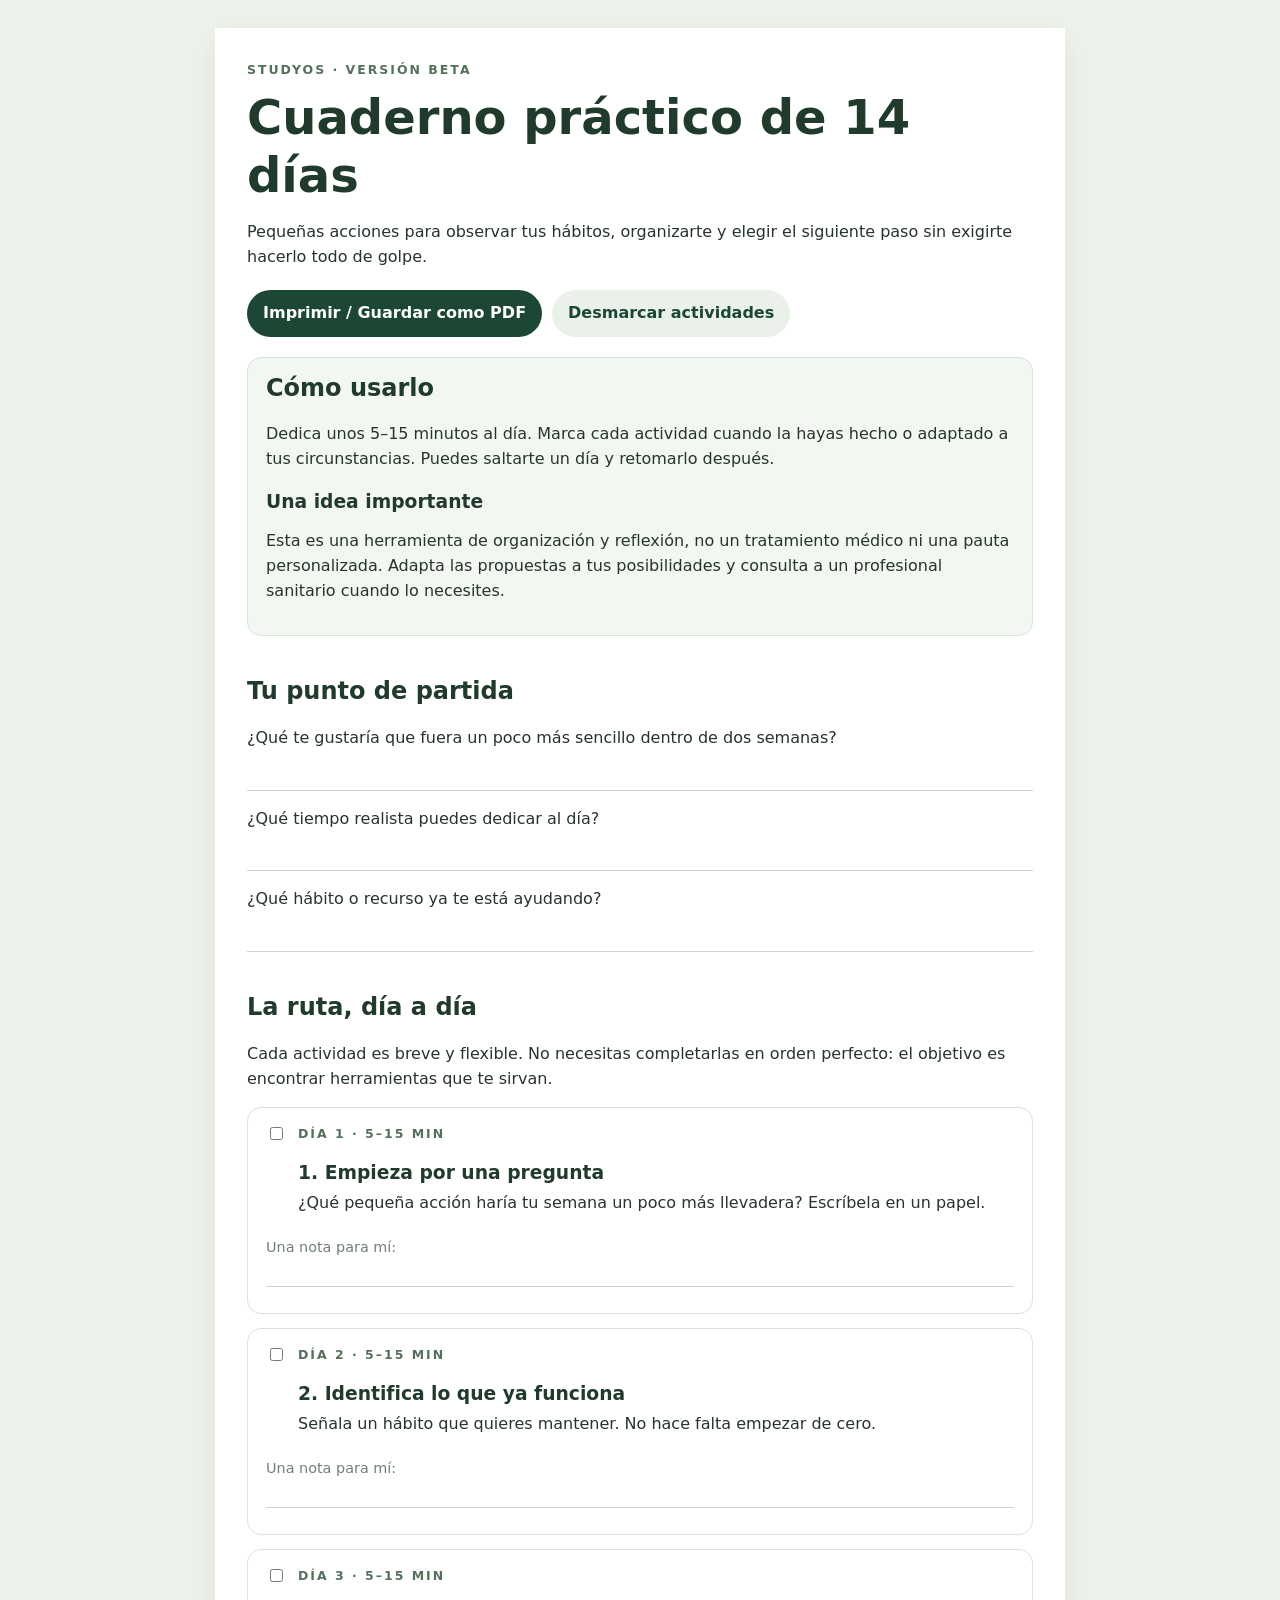
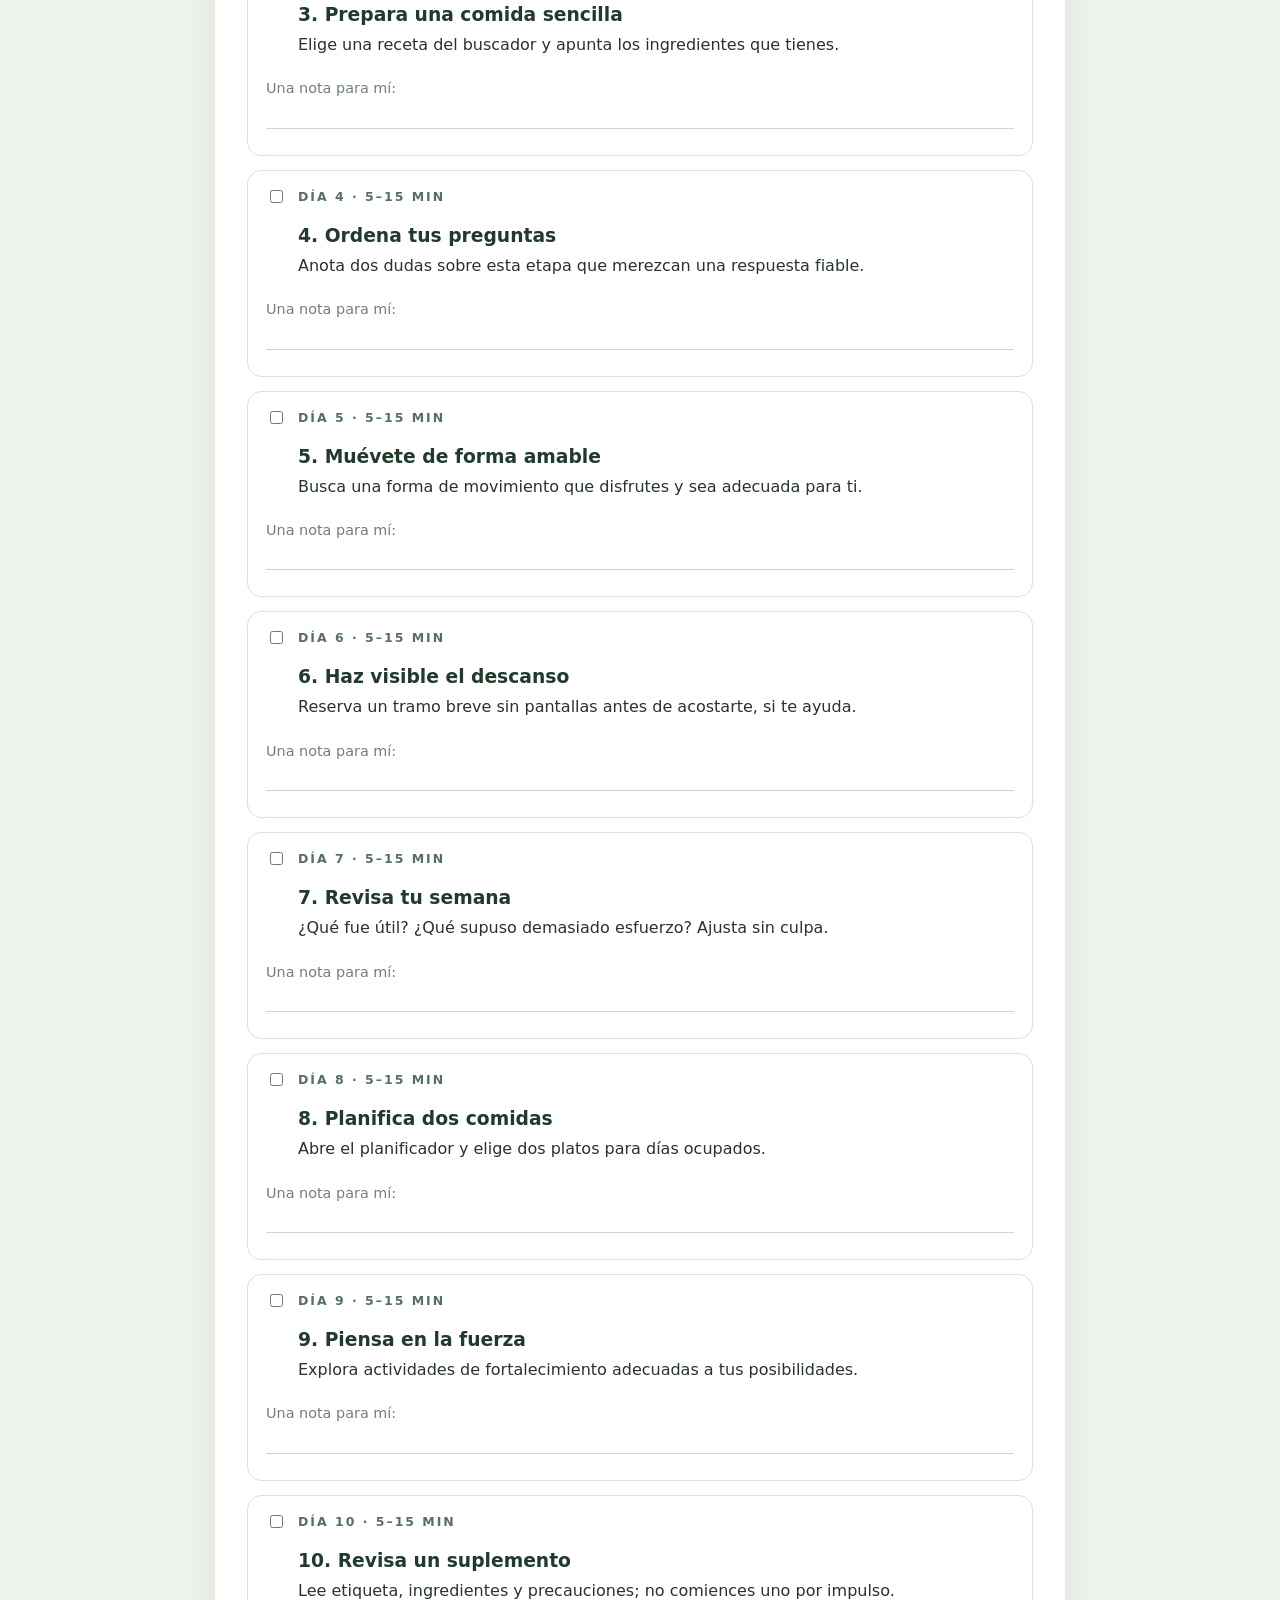
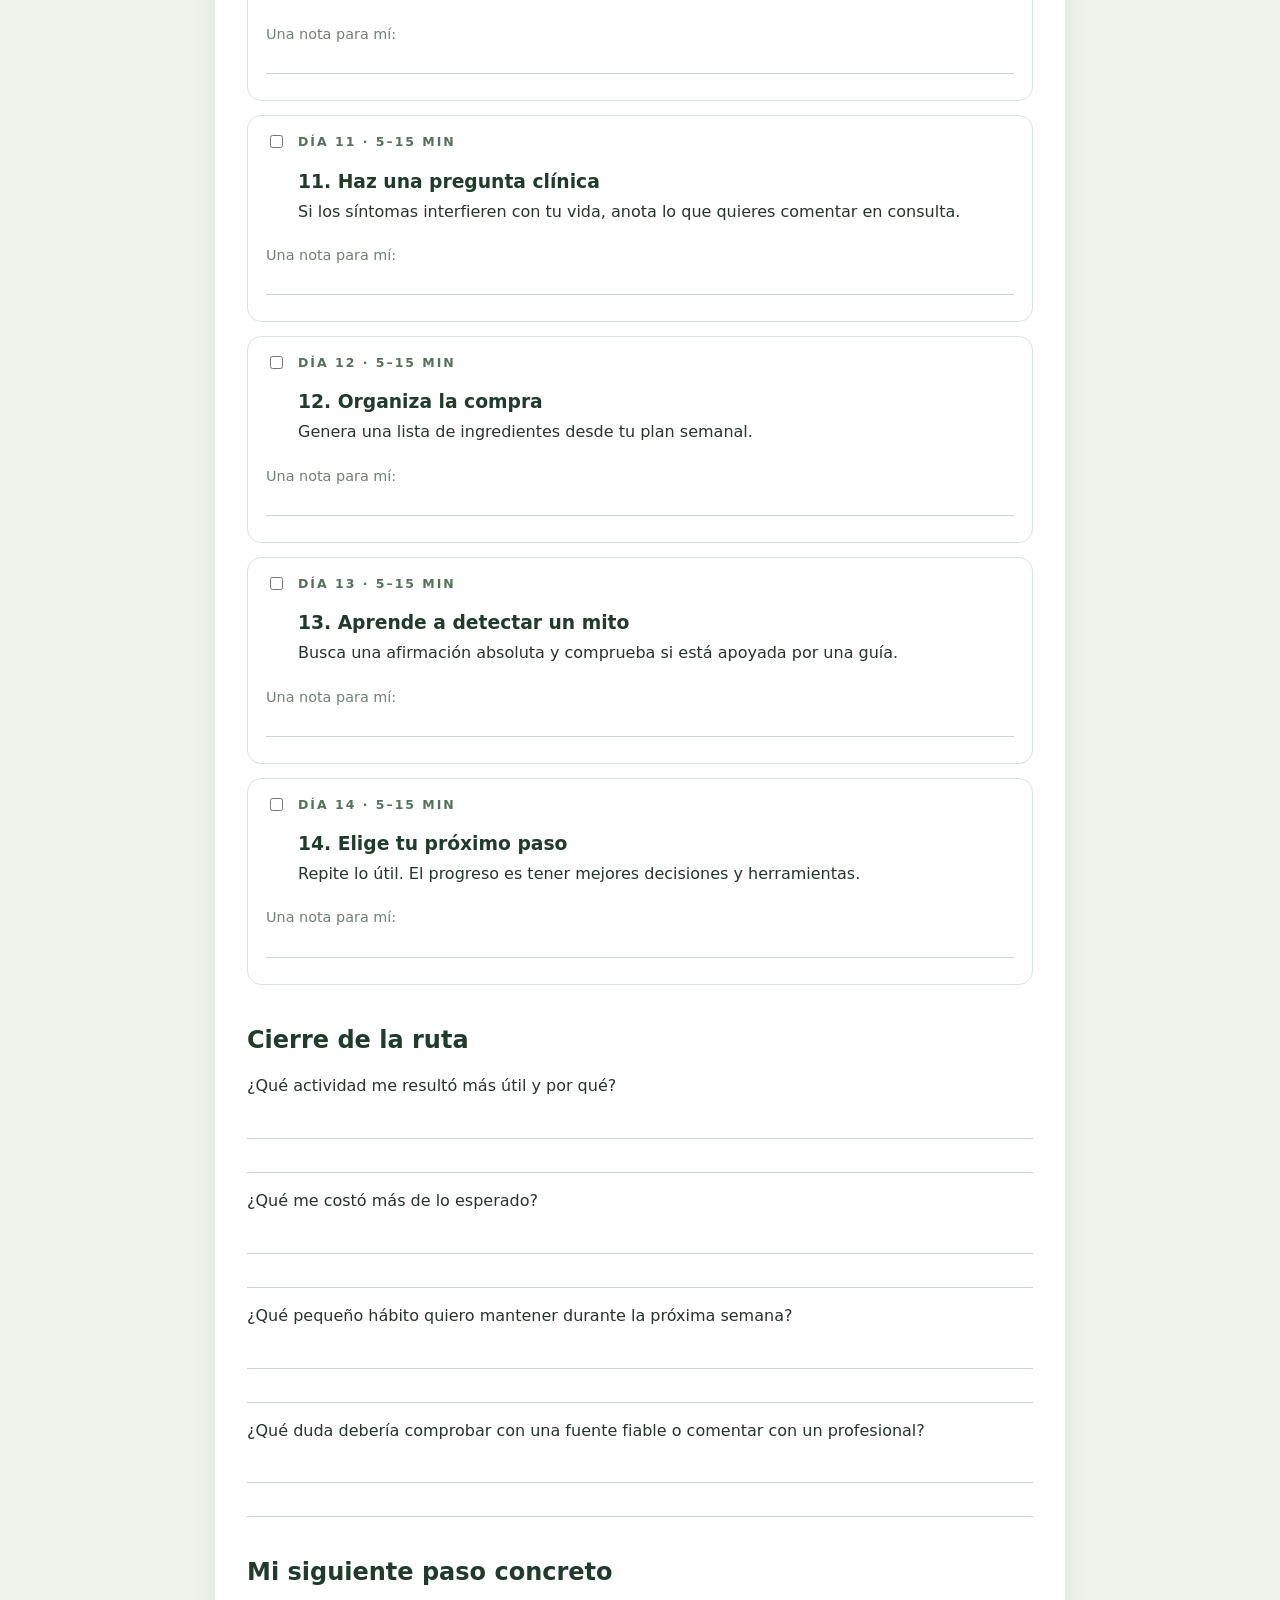
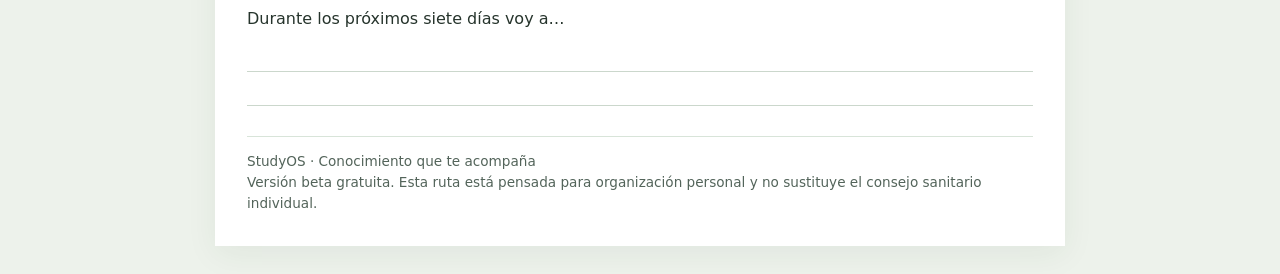
<file: cuaderno-14-dias.html>
<!doctype html>
<html lang="es">
<head>
<meta charset="utf-8">
<meta name="viewport" content="width=device-width,initial-scale=1">
<meta name="theme-color" content="#f4f7f0">
<title>StudyOS — Cuaderno práctico de 14 días</title>
<style>
:root{--ink:#203b2b;--muted:#53645a;--line:#d8e4d9;--paper:#fff;--bg:#f2f7f1}
*{box-sizing:border-box}body{margin:0;background:#edf2eb;color:#26342c;font:16px/1.55 system-ui,-apple-system,BlinkMacSystemFont,"Segoe UI",sans-serif}
main{max-width:850px;margin:28px auto;padding:32px;background:var(--paper);box-shadow:0 8px 30px #193b2510}
h1,h2,h3{color:var(--ink);line-height:1.2}h1{font-size:clamp(2rem,5vw,3rem);margin:.2em 0}h2{margin-top:1.7em}h3{margin-bottom:.35em}
.kicker{letter-spacing:.16em;font-weight:800;color:#54715b;font-size:.78rem}.intro,.day{border:1px solid var(--line);border-radius:14px;padding:16px 18px;margin:14px 0;background:#fff}
.intro{background:var(--bg)}.day{break-inside:avoid}.day p{margin:.35em 0}.dayhead{display:flex;gap:12px;align-items:flex-start}.check{width:20px;height:20px;border:1.5px solid #8ba493;border-radius:5px;flex:none;margin-top:2px}
.write{color:#718075;font-size:.9rem;margin-top:14px!important}.line{border-bottom:1px solid #cbd7cc;height:24px;margin:4px 0 10px}
button{background:#1d4735;color:#fff;border:0;border-radius:999px;padding:11px 16px;font:inherit;font-weight:650;cursor:pointer}.actions{display:flex;gap:10px;flex-wrap:wrap;margin:20px 0}.secondary{background:#eaf1e9;color:#1d4735}
footer{border-top:1px solid var(--line);margin-top:30px;padding-top:14px;color:var(--muted);font-size:.85rem}
@media(max-width:600px){main{margin:0;padding:22px 16px;box-shadow:none}.actions button{width:100%}}
@media print{body{background:#fff;font-size:11pt}main{max-width:none;margin:0;padding:0;box-shadow:none}.actions{display:none}.day,.intro{break-inside:avoid}h2{break-after:avoid}@page{size:A4;margin:16mm}}
</style>
</head>
<body><main>
<div class="kicker">STUDYOS · VERSIÓN BETA</div>
<h1>Cuaderno práctico de 14 días</h1>
<p>Pequeñas acciones para observar tus hábitos, organizarte y elegir el siguiente paso sin exigirte hacerlo todo de golpe.</p>
<div class="actions"><button onclick="window.print()">Imprimir / Guardar como PDF</button><button class="secondary" onclick="document.querySelectorAll('input[type=checkbox]').forEach(x=>x.checked=false)">Desmarcar actividades</button></div>
<section class="intro"><h2 style="margin-top:0">Cómo usarlo</h2><p>Dedica unos 5–15 minutos al día. Marca cada actividad cuando la hayas hecho o adaptado a tus circunstancias. Puedes saltarte un día y retomarlo después.</p><h3>Una idea importante</h3><p>Esta es una herramienta de organización y reflexión, no un tratamiento médico ni una pauta personalizada. Adapta las propuestas a tus posibilidades y consulta a un profesional sanitario cuando lo necesites.</p></section>
<h2>Tu punto de partida</h2>
<p>¿Qué te gustaría que fuera un poco más sencillo dentro de dos semanas?</p><div class="line"></div>
<p>¿Qué tiempo realista puedes dedicar al día?</p><div class="line"></div>
<p>¿Qué hábito o recurso ya te está ayudando?</p><div class="line"></div>
<h2>La ruta, día a día</h2><p>Cada actividad es breve y flexible. No necesitas completarlas en orden perfecto: el objetivo es encontrar herramientas que te sirvan.</p>
<section class="day"><div class="dayhead"><input aria-label="Marcar día 1 completado" type="checkbox"><div><div class="kicker">DÍA 1 · 5–15 MIN</div><h3>1. Empieza por una pregunta</h3><p>¿Qué pequeña acción haría tu semana un poco más llevadera? Escríbela en un papel.</p></div></div><p class="write">Una nota para mí:</p><div class="line"></div></section><section class="day"><div class="dayhead"><input aria-label="Marcar día 2 completado" type="checkbox"><div><div class="kicker">DÍA 2 · 5–15 MIN</div><h3>2. Identifica lo que ya funciona</h3><p>Señala un hábito que quieres mantener. No hace falta empezar de cero.</p></div></div><p class="write">Una nota para mí:</p><div class="line"></div></section><section class="day"><div class="dayhead"><input aria-label="Marcar día 3 completado" type="checkbox"><div><div class="kicker">DÍA 3 · 5–15 MIN</div><h3>3. Prepara una comida sencilla</h3><p>Elige una receta del buscador y apunta los ingredientes que tienes.</p></div></div><p class="write">Una nota para mí:</p><div class="line"></div></section><section class="day"><div class="dayhead"><input aria-label="Marcar día 4 completado" type="checkbox"><div><div class="kicker">DÍA 4 · 5–15 MIN</div><h3>4. Ordena tus preguntas</h3><p>Anota dos dudas sobre esta etapa que merezcan una respuesta fiable.</p></div></div><p class="write">Una nota para mí:</p><div class="line"></div></section><section class="day"><div class="dayhead"><input aria-label="Marcar día 5 completado" type="checkbox"><div><div class="kicker">DÍA 5 · 5–15 MIN</div><h3>5. Muévete de forma amable</h3><p>Busca una forma de movimiento que disfrutes y sea adecuada para ti.</p></div></div><p class="write">Una nota para mí:</p><div class="line"></div></section><section class="day"><div class="dayhead"><input aria-label="Marcar día 6 completado" type="checkbox"><div><div class="kicker">DÍA 6 · 5–15 MIN</div><h3>6. Haz visible el descanso</h3><p>Reserva un tramo breve sin pantallas antes de acostarte, si te ayuda.</p></div></div><p class="write">Una nota para mí:</p><div class="line"></div></section><section class="day"><div class="dayhead"><input aria-label="Marcar día 7 completado" type="checkbox"><div><div class="kicker">DÍA 7 · 5–15 MIN</div><h3>7. Revisa tu semana</h3><p>¿Qué fue útil? ¿Qué supuso demasiado esfuerzo? Ajusta sin culpa.</p></div></div><p class="write">Una nota para mí:</p><div class="line"></div></section><section class="day"><div class="dayhead"><input aria-label="Marcar día 8 completado" type="checkbox"><div><div class="kicker">DÍA 8 · 5–15 MIN</div><h3>8. Planifica dos comidas</h3><p>Abre el planificador y elige dos platos para días ocupados.</p></div></div><p class="write">Una nota para mí:</p><div class="line"></div></section><section class="day"><div class="dayhead"><input aria-label="Marcar día 9 completado" type="checkbox"><div><div class="kicker">DÍA 9 · 5–15 MIN</div><h3>9. Piensa en la fuerza</h3><p>Explora actividades de fortalecimiento adecuadas a tus posibilidades.</p></div></div><p class="write">Una nota para mí:</p><div class="line"></div></section><section class="day"><div class="dayhead"><input aria-label="Marcar día 10 completado" type="checkbox"><div><div class="kicker">DÍA 10 · 5–15 MIN</div><h3>10. Revisa un suplemento</h3><p>Lee etiqueta, ingredientes y precauciones; no comiences uno por impulso.</p></div></div><p class="write">Una nota para mí:</p><div class="line"></div></section><section class="day"><div class="dayhead"><input aria-label="Marcar día 11 completado" type="checkbox"><div><div class="kicker">DÍA 11 · 5–15 MIN</div><h3>11. Haz una pregunta clínica</h3><p>Si los síntomas interfieren con tu vida, anota lo que quieres comentar en consulta.</p></div></div><p class="write">Una nota para mí:</p><div class="line"></div></section><section class="day"><div class="dayhead"><input aria-label="Marcar día 12 completado" type="checkbox"><div><div class="kicker">DÍA 12 · 5–15 MIN</div><h3>12. Organiza la compra</h3><p>Genera una lista de ingredientes desde tu plan semanal.</p></div></div><p class="write">Una nota para mí:</p><div class="line"></div></section><section class="day"><div class="dayhead"><input aria-label="Marcar día 13 completado" type="checkbox"><div><div class="kicker">DÍA 13 · 5–15 MIN</div><h3>13. Aprende a detectar un mito</h3><p>Busca una afirmación absoluta y comprueba si está apoyada por una guía.</p></div></div><p class="write">Una nota para mí:</p><div class="line"></div></section><section class="day"><div class="dayhead"><input aria-label="Marcar día 14 completado" type="checkbox"><div><div class="kicker">DÍA 14 · 5–15 MIN</div><h3>14. Elige tu próximo paso</h3><p>Repite lo útil. El progreso es tener mejores decisiones y herramientas.</p></div></div><p class="write">Una nota para mí:</p><div class="line"></div></section>
<h2>Cierre de la ruta</h2><p>¿Qué actividad me resultó más útil y por qué?</p><div class="line"></div><div class="line"></div>
<p>¿Qué me costó más de lo esperado?</p><div class="line"></div><div class="line"></div>
<p>¿Qué pequeño hábito quiero mantener durante la próxima semana?</p><div class="line"></div><div class="line"></div>
<p>¿Qué duda debería comprobar con una fuente fiable o comentar con un profesional?</p><div class="line"></div><div class="line"></div>
<h2>Mi siguiente paso concreto</h2><p>Durante los próximos siete días voy a…</p><div class="line"></div><div class="line"></div>
<footer>StudyOS · Conocimiento que te acompaña<br>Versión beta gratuita. Esta ruta está pensada para organización personal y no sustituye el consejo sanitario individual.</footer>
</main></body></html>
</file>
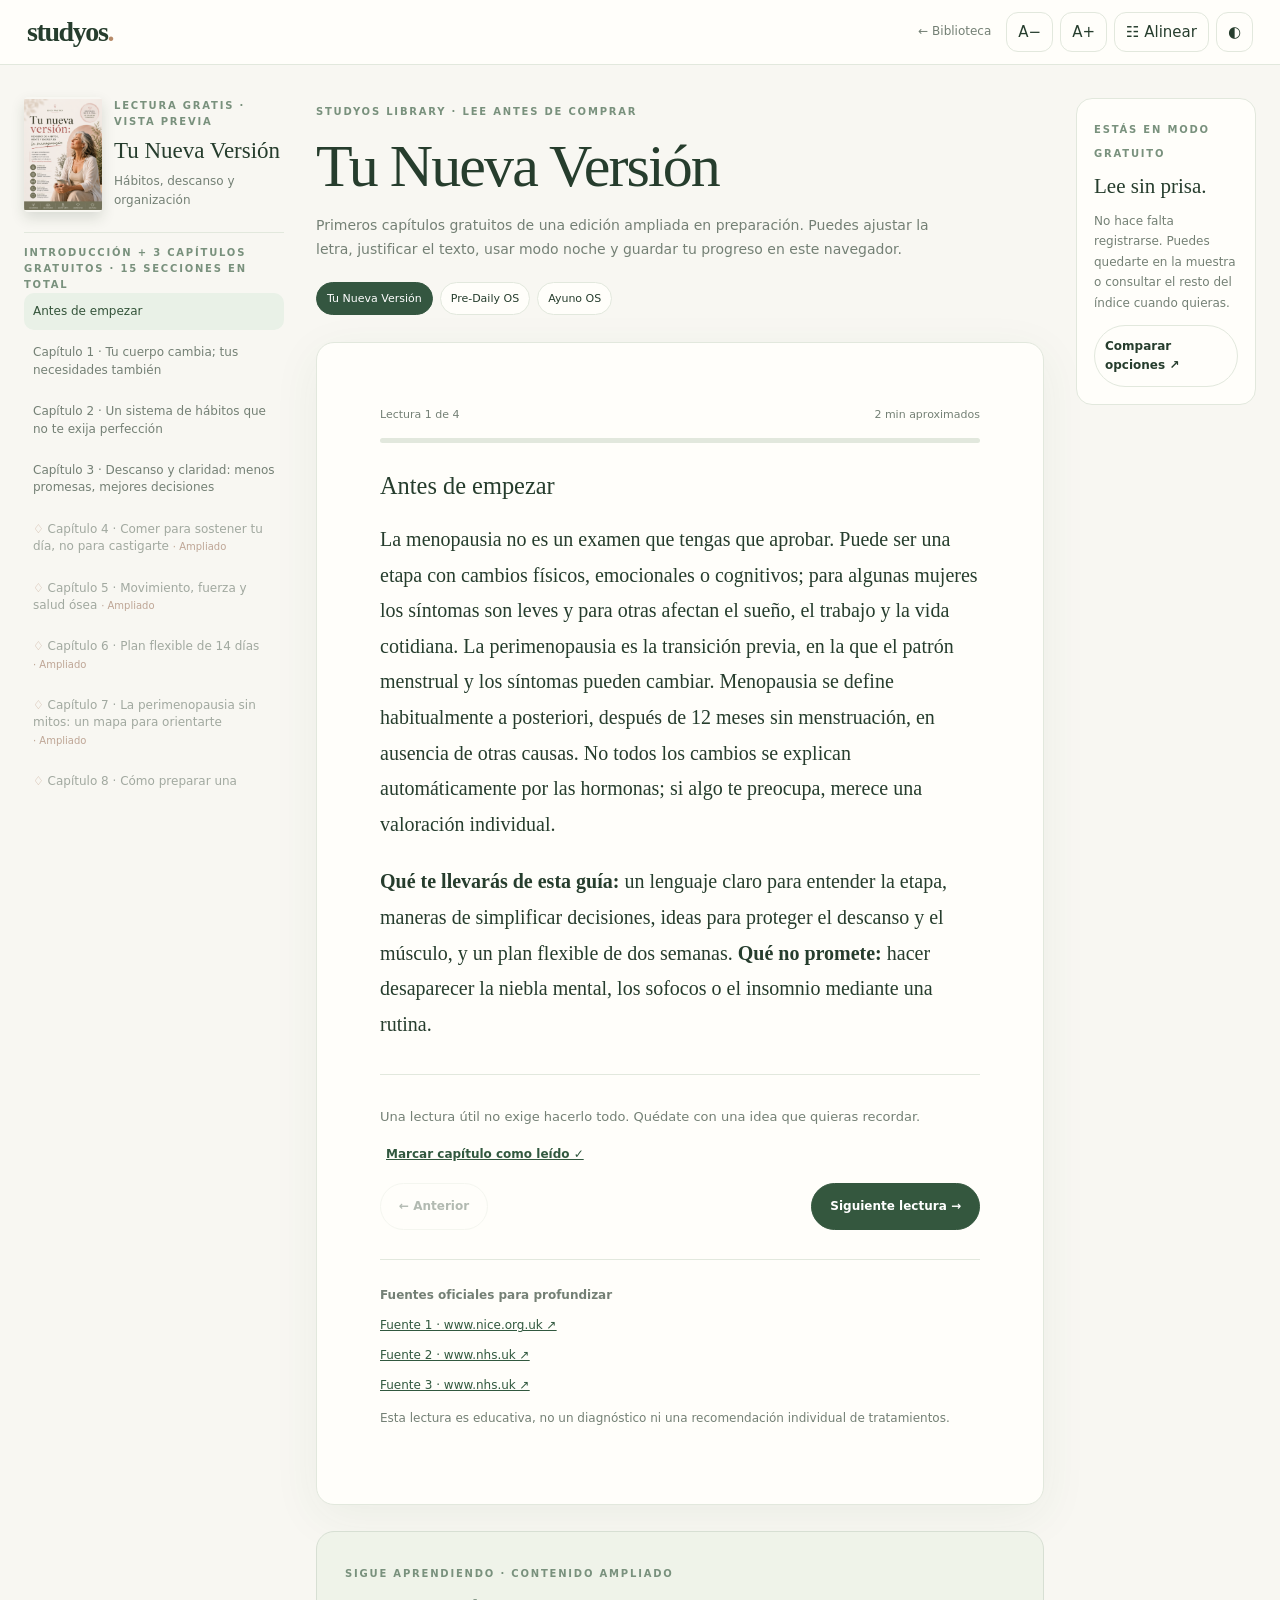
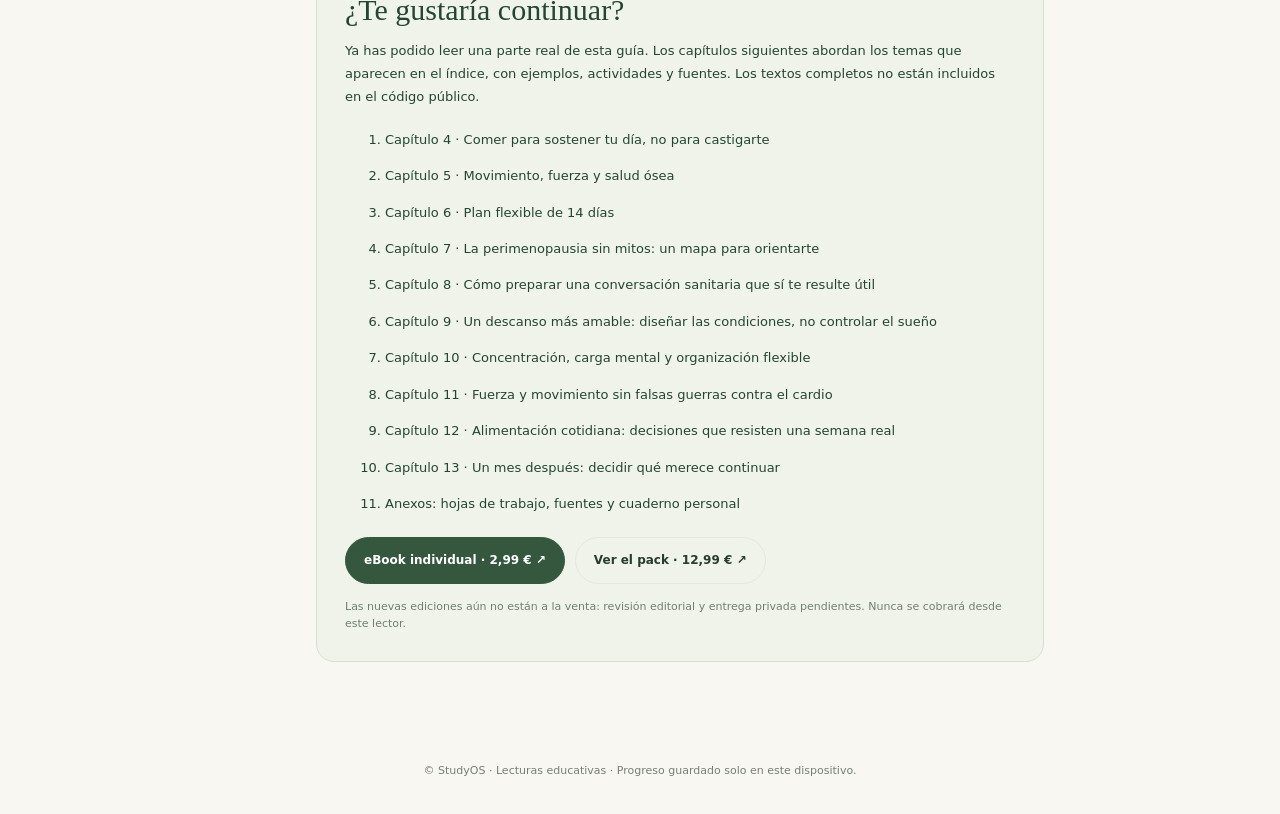
<file: leer.html>
<!doctype html><html lang="es"><head><meta charset="utf-8"><meta name="viewport" content="width=device-width,initial-scale=1,viewport-fit=cover"><meta name="theme-color" content="#faf8f3"><meta name="description" content="Lee los primeros capítulos gratis, en un lector cómodo. Descubre el índice premium antes de decidir si comprar."><title>Leer gratis · Biblioteca StudyOS</title>
<style>
:root{--ink:#263d2d;--green:#31583e;--muted:#748075;--paper:#fffefa;--bg:#f8f7f2;--line:#e2e8dd;--reader-font:19px}*{box-sizing:border-box}html{scroll-behavior:smooth}body{margin:0;background:var(--bg);color:var(--ink);font:15px/1.6 system-ui,-apple-system,'Segoe UI',sans-serif}body.night{--ink:#e9eee8;--green:#c5dfc3;--muted:#afc2af;--paper:#26362b;--bg:#17241c;--line:#3c5540}a{color:var(--green)}button{font:inherit;cursor:pointer}header{background:var(--paper);border-bottom:1px solid var(--line);position:sticky;top:0;z-index:8}.top{max-width:1270px;margin:auto;display:flex;align-items:center;justify-content:space-between;padding:12px 22px;gap:14px}.logo{font:700 28px Georgia,serif;letter-spacing:-1.4px;text-decoration:none;color:var(--ink)}.logo b{color:#b78b69}.controls{display:flex;gap:7px;align-items:center;flex-wrap:wrap}.tool{border:1px solid var(--line);border-radius:12px;background:var(--paper);color:var(--ink);padding:7px 11px}.tool[aria-pressed="true"]{background:#e3efe3;color:#294936}.back{font-size:12px;text-decoration:none;color:var(--muted);margin-right:8px}.shell{max-width:1240px;margin:auto;padding:29px 24px 100px;display:grid;grid-template-columns:260px minmax(0,730px) 180px;gap:32px}.side{position:sticky;top:97px;align-self:start}.book-top{display:flex;gap:12px;align-items:center}.side img{width:78px;height:115px;object-fit:contain;border-radius:4px;box-shadow:0 6px 14px #24372125}.eyebrow{font-size:10px;letter-spacing:1.8px;font-weight:800;color:#79917d;text-transform:uppercase}.side h2{font:normal 23px/1.12 Georgia,serif;margin:8px 0}.side p{font-size:12px;color:var(--muted);margin:0}.side-divider{border-top:1px solid var(--line);margin:20px 0 12px}.book-toc{display:flex;flex-direction:column;gap:4px;max-height:55vh;overflow-y:auto}.book-toc button{border:0;background:transparent;border-radius:10px;padding:10px 9px;color:var(--muted);text-align:left;font-size:12px;line-height:1.45}.book-toc button.active,.book-toc button:hover{background:#e9f1e7;color:#34543a}body.night .book-toc button.active{background:#36523c;color:#fff}.book-toc button.locked{opacity:.65}.toc-tag{font-size:10px;color:#a07b65;white-space:nowrap}.reader-intro{margin:4px 0 27px}.reader-intro h1{font:normal clamp(39px,5vw,60px)/1.08 Georgia,serif;letter-spacing:-1.9px;margin:12px 0}.reader-intro p{font-size:14px;line-height:1.75;color:var(--muted);max-width:650px}.book-switch{display:flex;gap:7px;flex-wrap:wrap;margin:20px 0}.book-switch a{text-decoration:none;border:1px solid var(--line);background:var(--paper);border-radius:99px;color:var(--ink);padding:7px 10px;font-size:11px}.book-switch a.active{background:#345640;border-color:#345640;color:#fff}.paper{background:var(--paper);padding:clamp(20px,5vw,63px);border:1px solid var(--line);box-shadow:0 12px 48px #345c3510;border-radius:18px}.reading-meta{display:flex;align-items:center;justify-content:space-between;gap:12px;font-size:11px;color:var(--muted)}.meter{height:5px;background:var(--line);border-radius:99px;overflow:hidden;margin:14px 0 28px}.meter i{height:100%;display:block;background:#8ca993;transition:width .25s}.prose{font:var(--reader-font)/1.87 Georgia,'Times New Roman',serif;overflow-wrap:break-word}.prose p,.prose li{text-align:justify;text-justify:inter-word;hyphens:auto;-webkit-hyphens:auto;margin:0 0 1.1em}.left-text .prose p,.left-text .prose li{text-align:left;hyphens:none}.prose h2{font:normal 1.57em/1.2 Georgia,serif;margin:13px 0 24px}.prose h3{font:normal 1.22em/1.27 Georgia,serif;margin:20px 0}.prose strong{font-weight:700}.prose ol,.prose ul{padding-left:25px}.prose blockquote{border-left:3px solid #b28c69;background:#f2f3ec;color:#526a54;margin:20px 0;padding:12px 17px;font-size:.89em}body.night .prose blockquote{background:#304635;color:#e2eee1}.chapter-actions{margin-top:32px;padding-top:19px;border-top:1px solid var(--line)}.chapter-actions p{font-size:13px;color:var(--muted)}.nav-chapter{display:flex;justify-content:space-between;gap:10px;margin-top:18px}.btn{border:1px solid #34573e;background:#34573e;color:#fff;border-radius:99px;padding:13px 18px;text-decoration:none;font-size:12px;font-weight:750;display:inline-flex;align-items:center;justify-content:center;gap:7px}.btn.secondary{background:transparent;color:var(--ink);border-color:var(--line)}.btn:disabled{opacity:.35;cursor:default}.sources{border-top:1px solid var(--line);padding-top:25px;margin-top:29px;font-size:12px;color:var(--muted);line-height:1.75}.sources a{overflow-wrap:anywhere}.upgrade{margin-top:26px;border:1px solid #d7dfd3;border-radius:18px;background:#eff3e9;padding:28px;color:#244631}body.night .upgrade{background:#304535;color:#e7f0e4}.upgrade h2{font:normal 30px Georgia,serif;margin:9px 0}.upgrade p{font-size:13px;line-height:1.75}.upgrade li{font-size:13px;padding:5px 0}.offer-buttons{display:flex;gap:10px;flex-wrap:wrap;margin:17px 0 5px}.offer-buttons a{font-size:12px}.upgrade-note{font-size:11px;color:#6e8170;margin-top:14px}.reader-aside{align-self:start;position:sticky;top:98px}.reader-aside .mini-box{border:1px solid var(--line);border-radius:16px;padding:17px;background:var(--paper)}.reader-aside h3{font:normal 21px Georgia,serif;margin:10px 0}.reader-aside p{color:var(--muted);font-size:12px;line-height:1.7}.reader-aside .btn{width:100%;padding:11px 10px}.footer{text-align:center;font-size:11px;color:var(--muted);margin-bottom:35px}.mark{border:0;background:none;color:var(--green);text-decoration:underline;font-size:12px;cursor:pointer;font-weight:700}.source-link{display:block;margin:9px 0}.lock-icon{color:#b3876e}.chapter-end{background:#f2f5ee;border-radius:14px;padding:21px;margin:25px 0}.chapter-end strong{font:normal 22px Georgia,serif}.chapter-end p{font-size:13px;color:#586f60;line-height:1.7}body.night .chapter-end{background:#344837}body.night .chapter-end p{color:#cad8c6}button:focus-visible,a:focus-visible{outline:3px solid #bb966b;outline-offset:3px}
@media(max-width:1100px){.shell{grid-template-columns:245px minmax(0,760px)}.reader-aside{display:none}}@media(max-width:800px){.shell{grid-template-columns:1fr;padding:18px 14px 65px;gap:18px}.side{position:static}.book-toc{flex-direction:row;overflow-x:auto;max-height:none;padding:4px 0 10px}.book-toc button{flex:0 0 auto;max-width:175px;border:1px solid var(--line)}.book-top{align-items:center}.side img{width:58px;height:80px}.side-divider{margin:14px 0 5px}.paper{padding:23px}.reader-intro h1{font-size:42px}.controls{gap:5px}.tool{padding:7px 8px}.back{display:none}}@media(max-width:450px){.nav-chapter{flex-direction:column}.nav-chapter button{width:100%}.top{padding:10px 13px}.logo{font-size:23px}.reader-intro h1{font-size:37px}.book-switch a{font-size:10px}}
@media(prefers-reduced-motion:reduce){html{scroll-behavior:auto}*{transition:none!important}}

/* Ajustes de legibilidad V5 · solamente texto del libro */
.prose p,.prose li{text-align:justify;text-justify:inter-word;hyphens:auto;-webkit-hyphens:auto;overflow-wrap:break-word}
.left-text .prose p,.left-text .prose li{text-align:left;hyphens:none}
.upgrade{scroll-margin-top:95px}.upgrade li{line-height:1.65;margin-bottom:5px}.upgrade .offer-buttons .btn{min-height:46px}
@media(max-width:480px){.upgrade{padding:19px}.upgrade .offer-buttons{flex-direction:column}.upgrade .offer-buttons .btn{width:100%}}

/* Mobile chapter reading: left-aligned text, short line lengths, larger touch targets. */
.prose{font-size:var(--reader-font);line-height:1.82;max-width:68ch}
.prose p,.prose li{text-align:left;text-justify:auto;hyphens:none;-webkit-hyphens:none;overflow-wrap:break-word}
.left-text .prose p,.left-text .prose li{text-align:left;hyphens:none}
@media(max-width:800px){.shell{padding:12px 12px 90px;gap:13px}.reader-intro{margin:3px 0 16px}.reader-intro p{font-size:14px;line-height:1.65}.reader-intro h1{font-size:clamp(34px,9vw,42px);letter-spacing:-1px;line-height:1.1}.book-top{gap:10px}.side img{width:48px;height:66px}.side h2{font-size:20px}.side p{font-size:12px}.side-divider{margin:10px 0 4px}.book-toc{gap:7px;margin:0 -2px 3px}.book-toc button{max-width:210px;padding:9px 12px;font-size:12px;white-space:normal}.paper{padding:20px 17px;border-radius:14px;box-shadow:0 5px 22px #345c350a}.reading-meta{font-size:11px;align-items:flex-start}.meter{margin:11px 0 22px}.prose{font-size:var(--reader-font);line-height:1.85;letter-spacing:.005em}.prose h2{font-size:1.45em;line-height:1.22;margin:12px 0 18px}.prose h3{font-size:1.18em;line-height:1.3;margin:22px 0 10px}.prose p,.prose li{margin-bottom:1.12em}.prose ul,.prose ol{padding-left:22px}.prose blockquote{margin:18px 0;padding:13px 14px}.chapter-actions{margin-top:24px;padding-top:17px}.nav-chapter{display:grid;grid-template-columns:1fr 1fr;gap:9px}.nav-chapter .btn{min-height:46px;padding:11px 10px;font-size:12px}.sources{margin-top:22px;padding-top:20px}.top{padding:8px 11px;gap:8px;align-items:center}.logo{font-size:22px;flex:0 0 auto}.controls{gap:5px;flex-wrap:nowrap}.tool{padding:8px 9px;font-size:12px;min-height:38px}.back{display:none}.upgrade{padding:18px;margin-top:18px}.upgrade h2{font-size:27px}.upgrade .offer-buttons .btn{width:100%}}
@media(max-width:380px){.paper{padding:18px 14px}.tool{padding:7px;font-size:11px}.nav-chapter{grid-template-columns:1fr}.reading-meta{gap:7px}}

/* iOS reader fix: prevent text autosizing and force all reading content inside viewport. */
html{-webkit-text-size-adjust:100%;text-size-adjust:100%;width:100%;overflow-x:hidden}
body{width:100%;max-width:100%;overflow-x:hidden}
.shell,.main-col,.paper,.prose{min-width:0;max-width:100%}
.paper{width:100%;overflow-wrap:anywhere}
.prose{width:100%;max-width:100%;font-size:var(--reader-font);line-height:1.78;overflow-wrap:anywhere;word-break:normal}
.prose p,.prose li{font-size:1em;max-width:100%;white-space:normal;overflow-wrap:anywhere;word-break:normal}
.prose img,.prose table,.prose pre{max-width:100%}
@media(max-width:800px){
 .shell{width:100%;padding:12px 12px 90px;grid-template-columns:minmax(0,1fr)}
 .main-col{width:100%;min-width:0}
 .paper{padding:18px 16px;border-radius:14px}
 .prose{font-size:18px;line-height:1.78;letter-spacing:0}
 .prose h2{font-size:1.35em;line-height:1.25;overflow-wrap:anywhere}
 .prose h3{font-size:1.15em;line-height:1.3;overflow-wrap:anywhere}
 .prose p,.prose li{text-align:left;hyphens:none;-webkit-hyphens:none}
 .controls{min-width:0}
 .top{min-width:0}
}
@media(max-width:390px){
 .paper{padding:16px 13px}
 .prose{font-size:17px;line-height:1.76}
 .tool{font-size:11px;padding:7px}
}
</style></head><body>
<header><div class="top"><a class="logo" href="index.html" aria-label="Volver a StudyOS">studyos<b>.</b></a><div class="controls"><a class="back" href="index.html?vista=ebooks">← Biblioteca</a><button class="tool" id="smaller" aria-label="Reducir tamaño de texto">A−</button><button class="tool" id="larger" aria-label="Aumentar tamaño de texto">A+</button><button class="tool" id="justify" aria-pressed="false" title="Alternar texto justificado y alineado a la izquierda">☷ Alinear</button><button class="tool" id="night" aria-label="Alternar modo nocturno">◐</button></div></div></header>
<main class="shell"><aside class="side"><div class="book-top"><img id="cover" alt="Portada de la guía"><div><div class="eyebrow">LECTURA GRATIS · VISTA PREVIA</div><h2 id="side-title"></h2><p id="side-sub"></p></div></div><div class="side-divider"></div><div class="eyebrow" id="toc-counter"></div><nav class="book-toc" id="toc" aria-label="Índice de capítulos"></nav></aside>
<div class="main-col"><div class="reader-intro"><span class="eyebrow">STUDYOS LIBRARY · LEE ANTES DE COMPRAR</span><h1 id="title"></h1><p>Primeros capítulos gratuitos de una edición ampliada en preparación. Puedes ajustar la letra, justificar el texto, usar modo noche y guardar tu progreso en este navegador.</p><div class="book-switch" id="book-switch"></div></div>
<article class="paper"><div class="reading-meta"><span id="chapter-counter"></span><span id="minute-counter"></span></div><div class="meter"><i id="meter"></i></div><div class="prose" id="prose" lang="es"></div><div class="chapter-actions"><p>Una lectura útil no exige hacerlo todo. Quédate con una idea que quieras recordar.</p><button id="read-button" type="button" class="mark">Marcar capítulo como leído ✓</button><div class="nav-chapter"><button id="prev" type="button" class="btn secondary">← Anterior</button><button id="next" type="button" class="btn">Siguiente lectura →</button></div></div><div class="sources"><strong>Fuentes oficiales para profundizar</strong><div id="source-list"></div><p>Esta lectura es educativa, no un diagnóstico ni una recomendación individual de tratamientos.</p></div></article>
<section class="upgrade" id="continuar"><span class="eyebrow">SIGUE APRENDIENDO · CONTENIDO AMPLIADO</span><h2>¿Te gustaría continuar?</h2><p>Ya has podido leer una parte real de esta guía. Los capítulos siguientes abordan los temas que aparecen en el índice, con ejemplos, actividades y fuentes. Los textos completos no están incluidos en el código público.</p><div id="locked-list"></div><div class="offer-buttons"><a class="btn" href="index.html#precios" id="buy-single">eBook individual · 2,99 € ↗</a><a class="btn secondary" href="index.html#precios">Ver el pack · 12,99 € ↗</a></div><div class="upgrade-note">Las nuevas ediciones aún no están a la venta: revisión editorial y entrega privada pendientes. Nunca se cobrará desde este lector.</div></section>
</div><aside class="reader-aside"><div class="mini-box"><span class="eyebrow">ESTÁS EN MODO GRATUITO</span><h3>Lee sin prisa.</h3><p>No hace falta registrarse. Puedes quedarte en la muestra o consultar el resto del índice cuando quieras.</p><a class="btn secondary" href="index.html#precios">Comparar opciones ↗</a></div></aside></main><div class="footer">© StudyOS · Lecturas educativas · Progreso guardado solo en este dispositivo.</div>
<script src="lecturas.js"></script><script>
(()=>{const DATA=window.STUDYOS_LECTURAS||{};const $=id=>document.getElementById(id);let key=new URLSearchParams(location.search).get('libro');if(!DATA[key])key='habitos';let book=DATA[key],idx=0;const storage='studyos-reading-v5';let saved={};try{saved=JSON.parse(localStorage.getItem(storage)||'{}')}catch{}function save(){try{localStorage.setItem(storage,JSON.stringify(saved))}catch{}}let font=20;try{font=Math.max(16,Math.min(25,Number(localStorage.getItem('studyos-font-v5'))||20))}catch{}function setfont(){document.documentElement.style.setProperty('--reader-font',font+'px');try{localStorage.setItem('studyos-font-v5',String(font))}catch{}}
const labels=Object.keys(DATA);function draw(){const ch=book.chapters[idx];$('cover').src=book.cover;$('cover').alt='Portada de '+book.title;$('side-title').textContent=book.title;$('side-sub').textContent=book.subtitle;$('title').textContent=book.title;$('toc-counter').textContent=book.free_label+' · '+book.total_chapters+' secciones en total';$('chapter-counter').textContent='Lectura '+(idx+1)+' de '+book.chapters.length;$('minute-counter').textContent=ch.minutes+' min aproximados';const read=saved[key]||[];$('meter').style.width=(read.length/book.chapters.length*100)+'%';$('prose').innerHTML=ch.html;$('toc').innerHTML=book.chapters.map((c,i)=>'<button data-ch="'+i+'" class="'+(idx===i?'active':'')+'">'+(read.includes(i)?'✓ ':'')+c.title+'</button>').join('')+book.premium_outline.map((t,i)=>'<button type="button" class="locked" data-lock="'+i+'" title="Contenido de la edición ampliada"><span class="lock-icon">♢</span> '+t+' <span class="toc-tag">· Ampliado</span></button>').join('');$('read-button').textContent=read.includes(idx)?'Capítulo leído ✓':'Marcar capítulo como leído ✓';$('prev').disabled=idx===0;$('next').textContent=idx===book.chapters.length-1?'Ver lo que sigue ↓':'Siguiente lectura →';$('book-switch').innerHTML=labels.map(k=>'<a href="leer.html?libro='+k+'" class="'+(k===key?'active':'')+'">'+DATA[k].title+'</a>').join('');$('source-list').innerHTML=book.sources.map((u,i)=>'<a class="source-link" target="_blank" rel="noopener noreferrer" href="'+u+'">Fuente '+(i+1)+' · '+new URL(u).hostname+' ↗</a>').join('');$('locked-list').innerHTML='<ol>'+book.premium_outline.map(x=>'<li>'+x+'</li>').join('')+'</ol>';}
$('toc').onclick=e=>{const locked=e.target.closest('[data-lock]');if(locked){$('continuar').scrollIntoView({behavior:'smooth'});return;}const b=e.target.closest('[data-ch]');if(b){idx=Number(b.dataset.ch);draw();window.scrollTo({top:0,behavior:'smooth'})}};$('prev').onclick=()=>{if(idx>0){idx--;draw();window.scrollTo({top:0,behavior:'smooth'})}};$('next').onclick=()=>{if(idx<book.chapters.length-1){idx++;draw();window.scrollTo({top:0,behavior:'smooth'})}else $('continuar').scrollIntoView({behavior:'smooth'})};$('read-button').onclick=()=>{let s=saved[key]||[];if(!s.includes(idx))s.push(idx);saved[key]=s;save();draw()};$('larger').onclick=()=>{font=Math.min(25,font+1);setfont()};$('smaller').onclick=()=>{font=Math.max(16,font-1);setfont()};$('night').onclick=()=>{document.body.classList.toggle('night');try{localStorage.setItem('studyos-night-v5',document.body.classList.contains('night')?'1':'0')}catch{}};$('justify').onclick=()=>{document.body.classList.toggle('left-text');let yes=!document.body.classList.contains('left-text');$('justify').setAttribute('aria-pressed',String(yes));try{localStorage.setItem('studyos-justify-v5',yes?'1':'0')}catch{}};document.body.classList.add('left-text');$('justify').setAttribute('aria-pressed','false');try{if(localStorage.getItem('studyos-night-v5')==='1')document.body.classList.add('night');if(localStorage.getItem('studyos-justify-v5')==='1'){document.body.classList.remove('left-text');$('justify').setAttribute('aria-pressed','true')}}catch{}setfont();draw()})();
</script></body></html>
</file>
